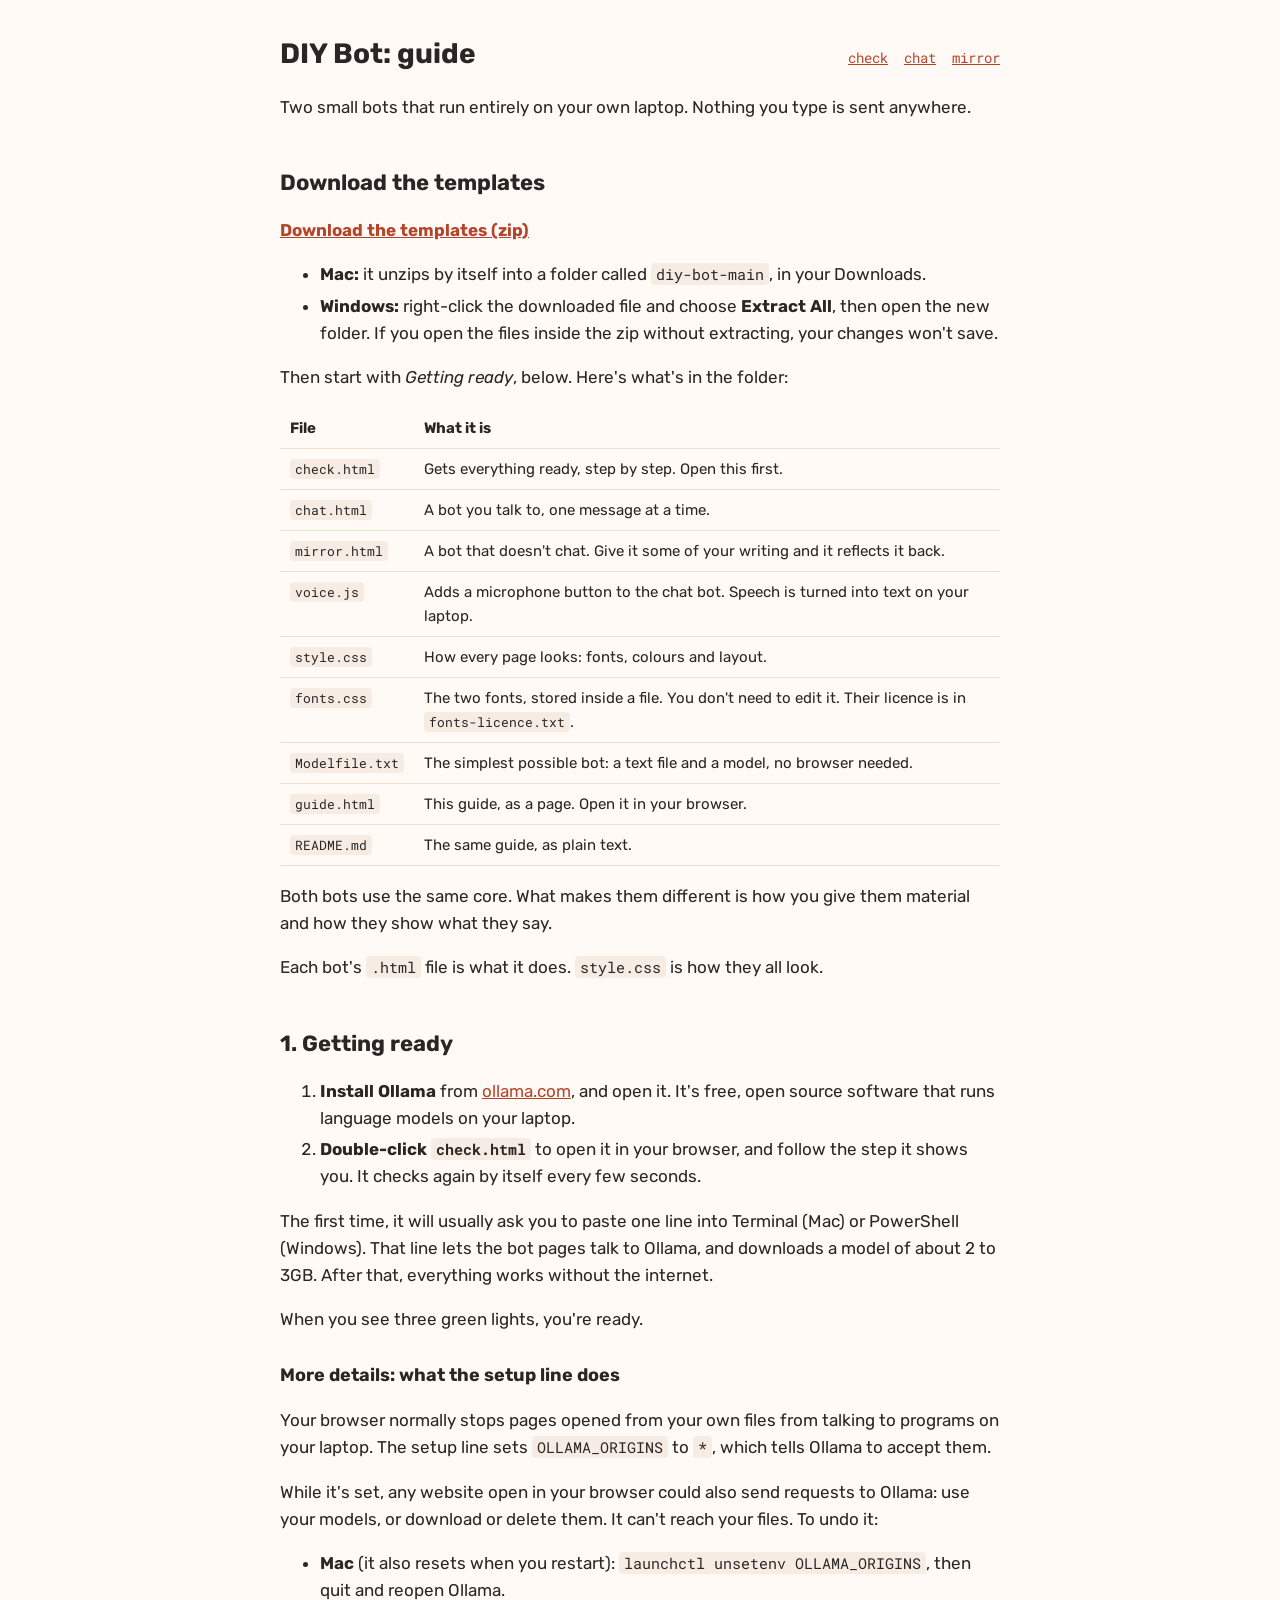
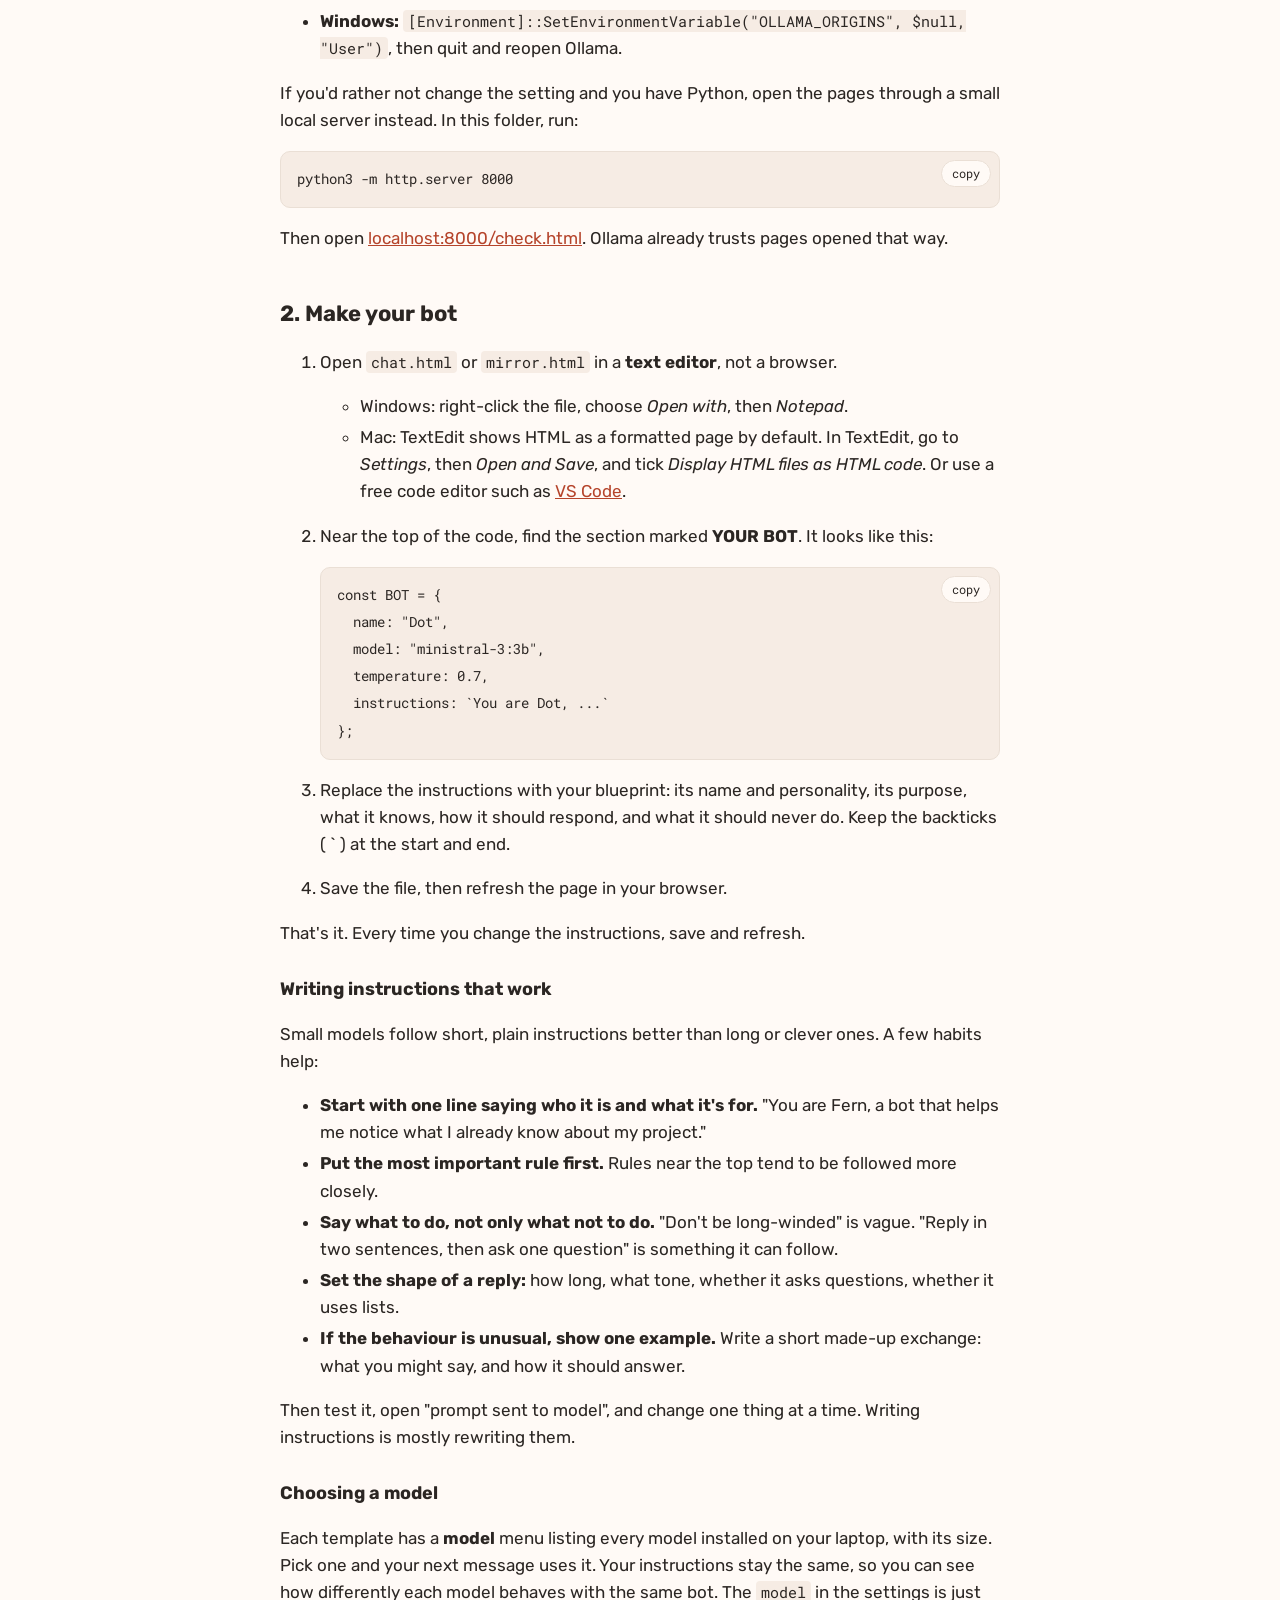
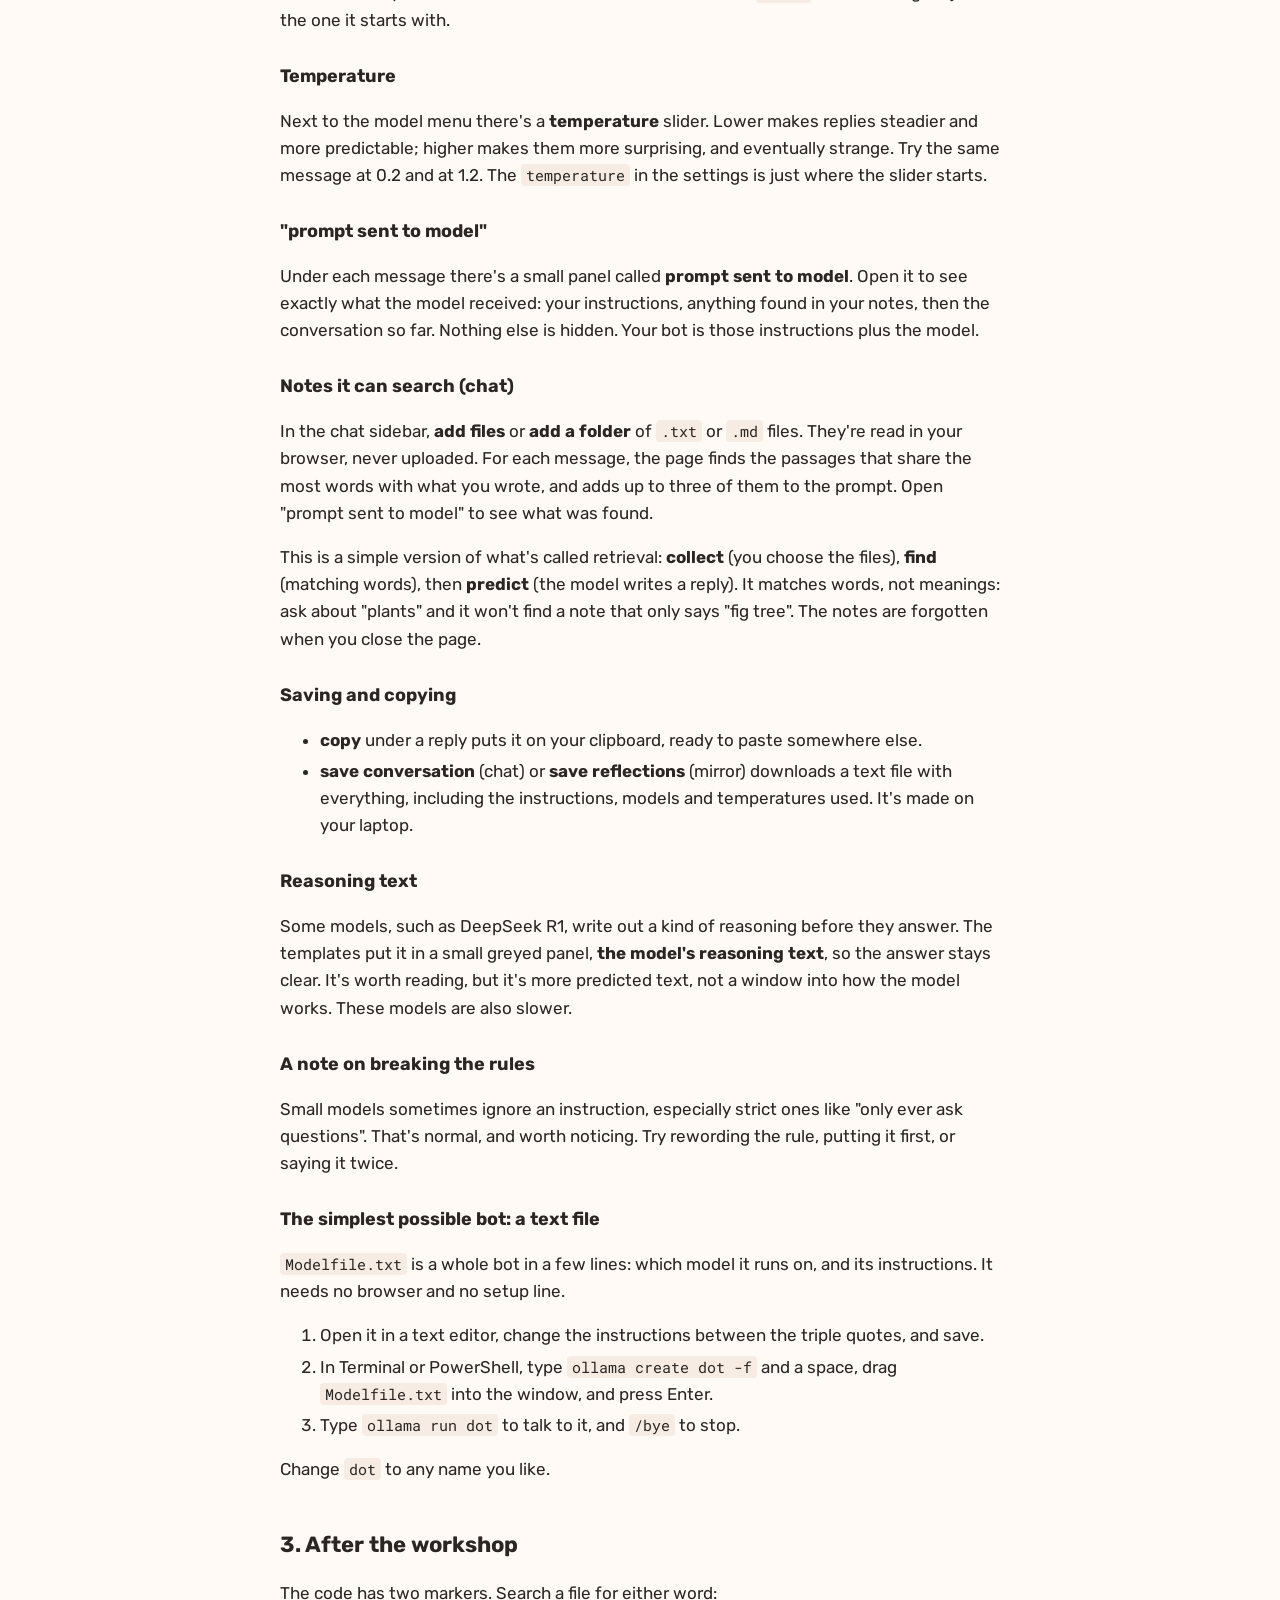
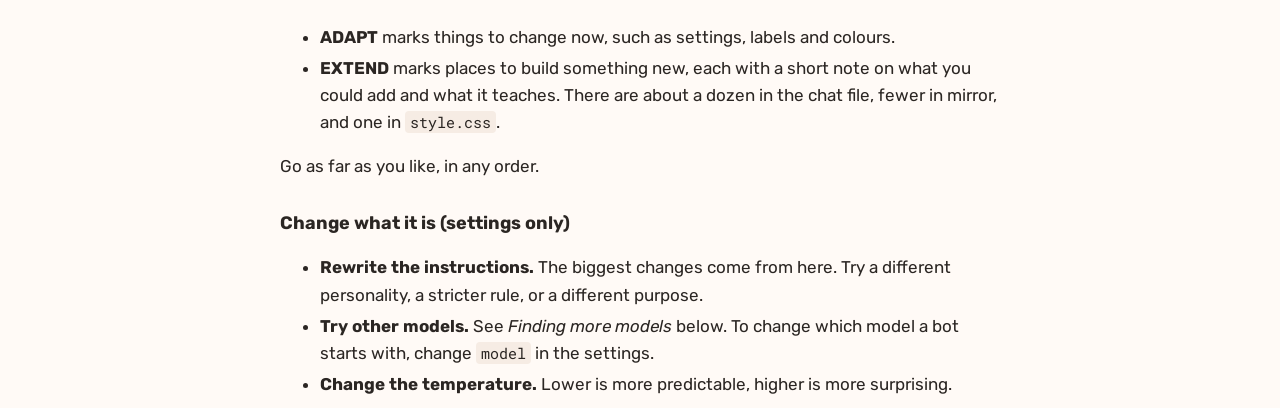
<file: index.html>
<!doctype html>
<html lang="en">
<head>
<meta charset="utf-8">
<title>DIY Bot</title>
<!-- For the website only: opens the guide. It isn't included in the download. -->
<meta http-equiv="refresh" content="0; url=guide.html">
<link rel="canonical" href="guide.html">
</head>
<body>
<p><a href="guide.html">Open the DIY Bot guide</a></p>
</body>
</html>
</file>
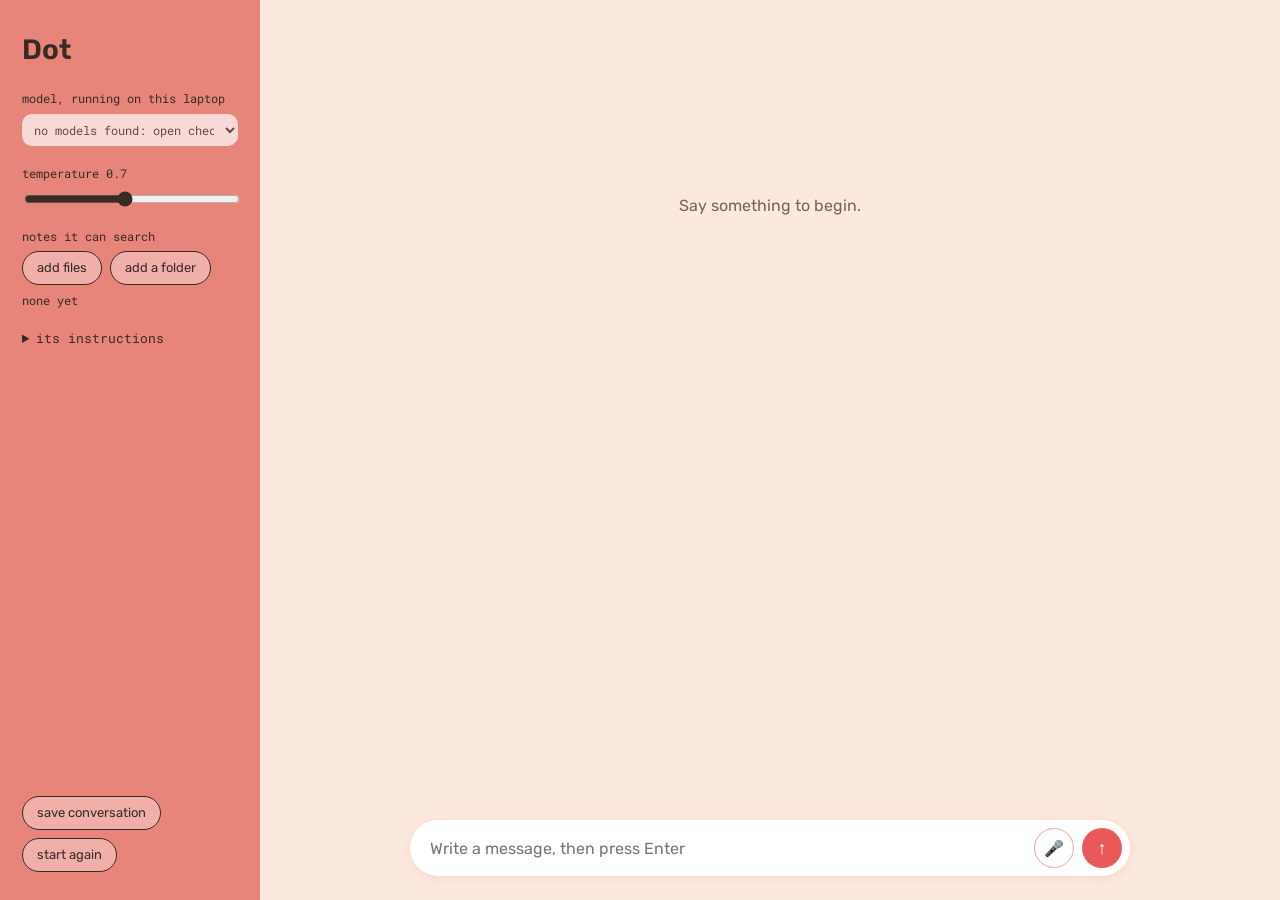
<file: chat.html>
<!doctype html>
<html lang="en">
<head>
<meta charset="utf-8">
<meta name="viewport" content="width=device-width, initial-scale=1">
<title>DIY Bot: chat</title>
<link rel="stylesheet" href="style/style.css">
</head>
<body class="chat">

<div class="typo" id="typo" role="alert" hidden></div>
<script>
// If the code below has a typo, show a message instead of a blank page.
window.addEventListener("error", (event) => {
  if (!/syntax|unexpected|unterminated|missing|invalid|is not defined/i.test(event.message || "")) return;
  const box = document.getElementById("typo");
  box.hidden = false;
  box.textContent =
    "The bot can't start because of a typo in this file. Most often it's a missing backtick ( ` ) " +
    "or a missing quote or comma in the YOUR BOT section. Undo your last change, or look near line " +
    event.lineno + ". Then save and refresh.";
});
</script>

<aside>
  <h1 id="bot-name">Bot</h1>

  <div class="setting">
    <label for="model-menu">model, running on this laptop</label>
    <select id="model-menu"><option>looking for models…</option></select>
  </div>

  <div class="setting">
    <label for="temperature">temperature <span id="temperature-value"></span></label>
    <input type="range" id="temperature" min="0" max="1.5" step="0.1">
  </div>

  <div class="setting">
    <span class="setting-label">notes it can search</span>
    <div class="buttons">
      <button type="button" id="add-files">add files</button>
      <button type="button" id="add-folder">add a folder</button>
    </div>
    <input type="file" id="notes-files" multiple accept=".txt,.md,text/plain,text/markdown" hidden>
    <input type="file" id="notes-folder" webkitdirectory hidden>
    <p class="notes-status" id="notes-status" aria-live="polite">none yet</p>
    <button type="button" id="notes-clear" class="link" hidden>forget notes</button>
  </div>

  <details>
    <summary>its instructions</summary>
    <div class="instructions" id="bot-instructions"></div>
  </details>

  <div class="buttons end">
    <button type="button" id="save">save conversation</button>
    <button type="button" id="restart">start again</button>
  </div>
</aside>

<main>
  <div id="conversation">
    <div class="column" id="column" role="log" aria-live="polite" aria-relevant="additions">
      <p class="empty" id="empty">Say something to begin.</p>
    </div>
  </div>
  <form id="form">
    <div class="pill">
      <textarea id="input" aria-label="Your message" placeholder="Write a message, then press Enter" autofocus></textarea>
      <button class="send" id="send" type="submit" aria-label="Send" title="Send">↑</button>
    </div>
  </form>
</main>

<script>
/* =====================================================================
   YOUR BOT: this is the only part you need to change.
   Paste your blueprint into "instructions", save the file,
   then refresh this page in your browser.
   ===================================================================== */

const BOT = {
  name: "Dot",                 // what your bot is called
  model: "ministral-3:mo3b",     // the model to start with. You can switch to any installed model from the menu on the page.
  temperature: 0.7,            // 0 = predictable, 1 = surprising
  instructions: `You are Dot, a patient companion for creative work.
Your purpose is to help me think when I am stuck.
You only ever reply with one short question.
You never give advice, answers or lists.`
};

/* ===================================================================== */


/* ---------------------------------------------------------------------
   SHARED CORE: the same in every template.
   It sends text to the model running on your own laptop
   and passes back the reply, a few words at a time.
   Nothing here leaves your computer.

   Two markers in this file:
   ADAPT  = change this during the workshop.
   EXTEND = a place to build something new, after the workshop.
   --------------------------------------------------------------------- */

// EXTEND: where the model runs.
// Point this at another computer on the same network, so a whole room can share one bot.
// That computer needs OLLAMA_HOST=0.0.0.0, and your words then travel over the network to it.
// Other local tools such as LM Studio use a different request format, so askModel would
// need small changes too. Teaches: where computation happens, and who hosts it.
const OLLAMA_URL = "http://localhost:11434";   // Ollama, on this laptop

// The model and temperature in use right now. They start as the
// settings above, and change when you use the menu and slider on the page.
let currentModel = BOT.model;
let currentTemperature = BOT.temperature;

// Asks Ollama which models are installed on this laptop, smallest first.
async function installedModels() {
  try {
    const res = await fetch(OLLAMA_URL + "/api/tags");
    const data = await res.json();
    return (data.models || [])
      // Leave out models made for search (embeddings), such as nomic-embed-text: they can't chat.
      .filter((m) => !/embed|minilm|rerank/i.test(m.name) && !/bert/i.test((m.details && m.details.family) || ""))
      .map((m) => ({ name: m.name, size: m.size || 0 }))
      .sort((a, b) => a.size - b.size);
  } catch (err) {
    return [];
  }
}

// Fills a menu with every installed model, so you can swap between them.
// EXTEND: know more about each model.
// Ollama's /api/show gives a model's family, parameter count and context length.
// Show them in the menu, or warn when a model is too big for this laptop.
// Teaches: what model size and choice really mean.
async function setUpModelMenu(menu) {
  const models = await installedModels();
  menu.innerHTML = "";
  if (!models.length) {
    menu.appendChild(new Option("no models found: open check.html", ""));
    menu.disabled = true;
    return;
  }
  const full = (n) => (n.includes(":") ? n : n + ":latest");
  const start = models.find((m) => full(m.name) === full(BOT.model)) || models[0];
  for (const m of models) {
    const label = m.name + (m.size ? "  (" + (m.size / 1e9).toFixed(1) + " GB)" : "");
    menu.appendChild(new Option(label, m.name, false, m.name === start.name));
  }
  currentModel = start.name;
  menu.addEventListener("change", () => { currentModel = menu.value; });
}

// Connects a slider to the temperature, and shows its value beside it.
function setUpTemperatureSlider(slider, valueLabel) {
  slider.value = BOT.temperature;
  const update = () => {
    currentTemperature = Number(slider.value);
    valueLabel.textContent = currentTemperature.toFixed(1);
  };
  slider.addEventListener("input", update);
  update();
}

// Some models write out reasoning text between <think> and </think>
// before their answer. This separates the two, so the answer stays clear.
// EXTEND: other kinds of output.
// The same idea can pull out other structured parts of a reply, such as JSON, a list
// or a single chosen word, so another tool can use them.
// Teaches: bots as parts of larger systems.
function splitThinking(raw) {
  const open = raw.indexOf("<think>");
  if (open === -1) return { thinking: "", answer: raw };
  const close = raw.indexOf("</think>", open);
  if (close === -1) return { thinking: raw.slice(open + 7), answer: raw.slice(0, open) };
  return {
    thinking: raw.slice(open + 7, close).trim(),
    answer: (raw.slice(0, open) + raw.slice(close + 8)).trim()
  };
}

// Sends messages to the model and calls onUpdate as the reply arrives,
// with { thinking, answer } so far. Returns the finished { thinking, answer }.
async function askModel(messages, onUpdate) {
  let response;
  try {
    response = await fetch(OLLAMA_URL + "/api/chat", {
      method: "POST",
      headers: { "Content-Type": "application/json" },
      // EXTEND: more settings than temperature.
      // Inside options: num_ctx (how much text it can take in), seed (the same reply every
      // time), stop (words that end the reply), top_p. Beside options: format: "json" for
      // structured replies another program can use. Teaches: what shapes a reply beyond the prompt.
      body: JSON.stringify({
        model: currentModel,
        messages: messages.map((m) => ({ role: m.role, content: m.content })),
        stream: true,
        options: { temperature: currentTemperature }
      })
    });
  } catch (err) {
    throw new Error("Couldn't reach Ollama. Is the Ollama app open? Open check.html to find out what's wrong.");
  }

  if (!response.ok) {
    const text = await response.text();
    if (response.status === 404) {
      throw new Error(`The model "${currentModel}" isn't installed. In a terminal, run:  ollama pull ${currentModel}`);
    }
    throw new Error("Ollama replied with an error: " + text);
  }

  // The reply arrives in small pieces, one line of data per piece.
  const reader = response.body.getReader();
  const decoder = new TextDecoder();
  let waiting = "";
  let raw = "";        // the reply text as it arrives
  let thinking = "";   // reasoning text, if Ollama sends it separately
  let parts = { thinking: "", answer: "" };

  while (true) {
    const { done, value } = await reader.read();
    if (done) break;
    waiting += decoder.decode(value, { stream: true });
    const lines = waiting.split("\n");
    waiting = lines.pop();
    for (const line of lines) {
      if (!line.trim()) continue;
      const piece = JSON.parse(line);
      if (piece.error) throw new Error(piece.error);
      // EXTEND: count the tokens.
      // The last piece (piece.done === true) includes prompt_eval_count (tokens read),
      // eval_count (tokens written) and eval_duration (nanoseconds). Show them, or how full
      // the context window is. Teaches: tokens and context windows, made visible.
      if (!piece.message) continue;
      if (piece.message.thinking) thinking += piece.message.thinking;
      if (piece.message.content) raw += piece.message.content;
      const split = splitThinking(raw);
      parts = { thinking: (thinking + split.thinking).trim(), answer: split.answer };
      onUpdate(parts);
    }
  }
  return parts;
}

// Saves text as a file in your Downloads folder. It's made here on the laptop.
// EXTEND: memory that lasts.
// Save as Markdown or JSON, save automatically, or add a button that loads a saved
// conversation back in, so the bot can carry on where it left off. For a step-by-step
// path to a bot that remembers you, see "Give it a memory" in the guide.
// Teaches: what memory and persistence are, and where they live.
function saveTextFile(filename, text) {
  const link = document.createElement("a");
  link.href = URL.createObjectURL(new Blob([text], { type: "text/plain" }));
  link.download = filename;
  document.body.appendChild(link);
  link.click();
  link.remove();
  setTimeout(() => URL.revokeObjectURL(link.href), 1000);
}

// Copies text, so you can paste it somewhere else.
async function copyText(text, button) {
  try {
    await navigator.clipboard.writeText(text);
  } catch (err) {
    const area = document.createElement("textarea");
    area.value = text;
    document.body.appendChild(area);
    area.select();
    document.execCommand("copy");
    area.remove();
  }
  const before = button.textContent;
  button.textContent = "copied";
  setTimeout(() => (button.textContent = before), 1500);
}

// A file name made from the bot's name and today's date.
function fileName(kind) {
  const day = new Date().toISOString().slice(0, 10);
  return BOT.name.toLowerCase().replace(/[^a-z0-9]+/g, "-") + "-" + kind + "-" + day + ".txt";
}

/* --------------------------------------------------------------------- */



/* ---------------------------------------------------------------------
   THIS TEMPLATE: a conversation.
   Each turn shows: your message, the prompt sent to the model,
   the bot's reply, and small labels saying how it was made.
   ADAPT: this is the part to change if you want a different way
   of talking to your bot.
   --------------------------------------------------------------------- */

const scroller = document.getElementById("conversation");
const column = document.getElementById("column");
const form = document.getElementById("form");
const input = document.getElementById("input");
const sendButton = document.getElementById("send");

document.getElementById("bot-name").textContent = BOT.name;
setUpModelMenu(document.getElementById("model-menu"));
setUpTemperatureSlider(document.getElementById("temperature"), document.getElementById("temperature-value"));
document.getElementById("bot-instructions").textContent = BOT.instructions;
document.title = BOT.name;

// The conversation so far. It starts with your instructions.
// EXTEND: how the bot remembers.
// Everything in history is sent with every message, and it forgets when the page closes.
// Try keeping only the last few turns, summarising older ones, or saving it between visits.
// Teaches: how chatbot "memory" really works.
let history = [{ role: "system", content: BOT.instructions }];

// A record of each turn, for "save conversation".
let record = [];

function make(tag, className, text) {
  const el = document.createElement(tag);
  if (className) el.className = className;
  if (text !== undefined) el.textContent = text;
  return el;
}


/* ---------------------------------------------------------------------
   NOTES IT CAN SEARCH: a simple version of retrieval.
   COLLECT: you choose text files. They're read here, never uploaded.
   FIND: for each message, the passages sharing the most words with it
   are added to the prompt. It matches words, not meanings: ask about
   "plants" and it won't find a note that only says "fig tree".
   ADAPT: change HOW_MANY, or how passages are split and scored.
   --------------------------------------------------------------------- */

const HOW_MANY = 3;   // passages added to each message
let notes = [];       // { source, text, words }

// Common words that don't help with finding things.
const IGNORE = new Set(("the and but for with this that these those you your yours our are was were been " +
  "have has had not can could would should will just about into over also very what which who when where " +
  "why how than then there here from they them their its it's i'm i've don't").split(" "));

// EXTEND: better word matching.
// Match word endings (garden, gardens, gardening) or add more words to IGNORE.
function wordsIn(text) {
  return (text.toLowerCase().match(/[\p{L}\p{N}']+/gu) || []).filter((w) => w.length > 2 && !IGNORE.has(w));
}

async function addNotes(files) {
  for (const file of files) {
    if (!/\.(txt|md)$/i.test(file.name)) continue;
    const text = await file.text();
    // EXTEND: how notes are prepared.
    // Try bigger or smaller passages, or keep each heading with the text under it.
    // Teaches: why retrieval depends on how material is prepared.
    // Split into passages at blank lines.
    for (const passage of text.split(/\n\s*\n/)) {
      const clean = passage.trim();
      if (clean.length < 20) continue;
      notes.push({ source: file.webkitRelativePath || file.name, text: clean.slice(0, 1200), words: new Set(wordsIn(clean)) });
    }
  }
  showNotesStatus();
}

function showNotesStatus() {
  const sources = new Set(notes.map((n) => n.source)).size;
  document.getElementById("notes-status").textContent =
    notes.length ? sources + (sources === 1 ? " file, " : " files, ") + notes.length + " passages" : "none yet";
  document.getElementById("notes-clear").hidden = !notes.length;
}

// EXTEND: find by meaning, not just words.
// First, give rare words more weight than common ones. Then try embeddings: Ollama's
// /api/embed with a model like nomic-embed-text turns each passage into numbers, so
// "plants" can find "fig tree". Teaches: the path from keyword search to retrieval.
function findInNotes(question) {
  const asked = new Set(wordsIn(question));
  return notes
    .map((n) => ({ ...n, score: [...asked].filter((w) => n.words.has(w)).length }))
    .filter((n) => n.score > 0)
    .sort((a, b) => b.score - a.score)
    .slice(0, HOW_MANY);
}

document.getElementById("add-files").addEventListener("click", () => document.getElementById("notes-files").click());
document.getElementById("add-folder").addEventListener("click", () => document.getElementById("notes-folder").click());
document.getElementById("notes-files").addEventListener("change", (e) => addNotes(e.target.files));
document.getElementById("notes-folder").addEventListener("change", (e) => addNotes(e.target.files));
document.getElementById("notes-clear").addEventListener("click", () => { notes = []; showNotesStatus(); });

/* --------------------------------------------------------------------- */


// The block showing exactly what the model received.
// EXTEND: show what's usually hidden.
// Add the token count for each part, and how full the context window is.
// Teaches: making the parts of a prompt legible.
function promptBlock(messages, searchedNotes) {
  const block = make("details", "prompt");
  block.open = true;
  const summary = make("summary", "", "prompt sent to model");
  summary.title = "Everything the model received this turn: your bot's instructions, anything found in your notes, then the conversation so far. Nothing else is hidden.";
  block.appendChild(summary);
  for (const m of messages) {
    const part = make("div", m.fromNotes ? "part notes" : "part");
    const who = m.fromNotes ? "found in your notes" : m.role === "system" ? "instructions" : m.role === "user" ? "you" : BOT.name;
    part.appendChild(make("span", "role", who));
    part.appendChild(document.createTextNode(m.content));
    block.appendChild(part);
  }
  if (searchedNotes && !messages.some((m) => m.fromNotes)) {
    const part = make("div", "part notes");
    part.appendChild(make("span", "role", "found in your notes"));
    part.appendChild(document.createTextNode("nothing matched the words in this message"));
    block.appendChild(part);
  }
  return block;
}

// Small labels under each reply, with a plain explanation on hover, and a copy button.
// EXTEND: the cost of a reply.
// Add tokens per second (eval_count over eval_duration), or a rough energy estimate.
// Any energy figure is an estimate, so say so on the page.
// Teaches: that every reply has a material cost.
function chips(seconds, model, temperature, answer) {
  const row = make("div", "chips");
  const list = [
    [model, "The model that wrote this reply. It's a file on this laptop. Switch models from the menu in the sidebar."],
    ["on this laptop", "The reply was made here. Nothing was sent over the internet."],
    ["temperature " + temperature.toFixed(1), "How predictable the model is. Lower is steadier, higher is more surprising."],
    [seconds + "s", "How long this reply took on this laptop."]
  ];
  for (const [label, explanation] of list) {
    const chip = make("span", "chip", label);
    chip.title = explanation;
    row.appendChild(chip);
  }
  const copy = make("button", "chip copy", "copy");
  copy.type = "button";
  copy.title = "Copy this reply";
  copy.addEventListener("click", () => copyText(answer, copy));
  row.appendChild(copy);
  return row;
}

function scrollDown() { scroller.scrollTop = scroller.scrollHeight; }

// EXTEND: other ways in.
// Preset buttons instead of typing; images for models that can see (a message can
// carry an images list, and askModel would need to pass it on); or voice. For voice,
// the browser's built-in speech recognition usually sends audio away; a local model
// such as Whisper keeps it on the laptop. Teaches: the interface is a design choice.
form.addEventListener("submit", async (event) => {
  event.preventDefault();
  const text = input.value.trim();
  if (!text) return;

  input.value = "";
  sendButton.disabled = true;
  document.getElementById("empty")?.remove();

  // Earlier prompt blocks shrink to a dashed pill.
  column.querySelectorAll("details.prompt").forEach((d) => (d.open = false));

  history.push({ role: "user", content: text });

  // What gets sent: the conversation so far, plus anything found in your notes,
  // placed just before your latest message.
  const found = findInNotes(text);
  const toSend = history.slice();
  if (found.length) {
    toSend.splice(toSend.length - 1, 0, {
      role: "system",
      fromNotes: true,
      content: "Passages from my notes that may be relevant. Use them if they help, and say which note you used.\n\n" +
        found.map((n, i) => "[" + (i + 1) + "] from " + n.source + ":\n" + n.text).join("\n\n")
    });
  }

  const turn = make("div", "turn");
  turn.appendChild(make("div", "you", text));
  turn.appendChild(promptBlock(toSend, notes.length > 0));
  const reply = make("div", "bot", "…");
  reply.setAttribute("aria-busy", "true");
  turn.appendChild(reply);
  column.appendChild(turn);
  scrollDown();

  const modelUsed = currentModel;
  const temperatureUsed = currentTemperature;
  const started = performance.now();
  let reasoning = null;

  try {
    const result = await askModel(toSend, ({ thinking, answer }) => {
      // Reasoning text, if the model writes any, goes in its own small panel.
      if (thinking && !reasoning) {
        reasoning = make("details", "thinking");
        reasoning.appendChild(make("summary", "", "the model's reasoning text"));
        reasoning.appendChild(make("div", "thinking-text"));
        turn.insertBefore(reasoning, reply);
      }
      if (reasoning) reasoning.querySelector(".thinking-text").textContent = thinking;
      // EXTEND: other ways out.
      // Show replies as cards, margin notes or one line at a time, or read them aloud.
      // Some browser voices are processed on a server, so check before relying on it.
      reply.textContent = answer || "…";
      scrollDown();
    });
    history.push({ role: "assistant", content: result.answer });
    record.push({ you: text, answer: result.answer, thinking: result.thinking, model: modelUsed,
                  temperature: temperatureUsed, notes: found.map((n) => n.source) });
    turn.appendChild(chips(((performance.now() - started) / 1000).toFixed(1), modelUsed, temperatureUsed, result.answer));
  } catch (err) {
    reply.className = "bot error";
    reply.textContent = err.message;
    history.pop(); // forget the message that didn't get a reply
  }

  reply.setAttribute("aria-busy", "false");
  scrollDown();
  sendButton.disabled = false;
  input.focus();
});

// Enter sends. Shift + Enter makes a new line.
input.addEventListener("keydown", (event) => {
  if (event.key === "Enter" && !event.shiftKey) {
    event.preventDefault();
    form.requestSubmit();
  }
});

// EXTEND: more than one bot.
// Give a second BOT its own instructions and let the two reply to each other in turn.
// Worth doing critically: what happens when no person is in the loop?
//
// EXTEND, beyond this page: some things need a small script outside the browser,
// such as running at a set time, watching a folder, keeping notes between visits,
// or posting somewhere. The page is the start; the script is the next step.
// Saves the whole conversation as a text file.
document.getElementById("save").addEventListener("click", () => {
  let text = BOT.name + "\nsaved " + new Date().toLocaleString() + "\n\ninstructions:\n" + BOT.instructions + "\n";
  for (const t of record) {
    text += "\n----\n\nyou: " + t.you + "\n";
    if (t.notes.length) text += "(found in notes: " + t.notes.join(", ") + ")\n";
    if (t.thinking) text += "\n(reasoning text)\n" + t.thinking + "\n";
    text += "\n" + BOT.name + " (" + t.model + ", temperature " + t.temperature.toFixed(1) + "): " + t.answer + "\n";
  }
  saveTextFile(fileName("conversation"), text);
});

document.getElementById("restart").addEventListener("click", () => {
  history = [{ role: "system", content: BOT.instructions }];
  record = [];
  column.innerHTML = '<p class="empty" id="empty">Say something to begin.</p>';
  input.focus();
});
</script>
<!-- VOICE: the microphone button. Delete this line to remove it. -->
<script src="voice.js"></script>
</body>
</html>
</file>
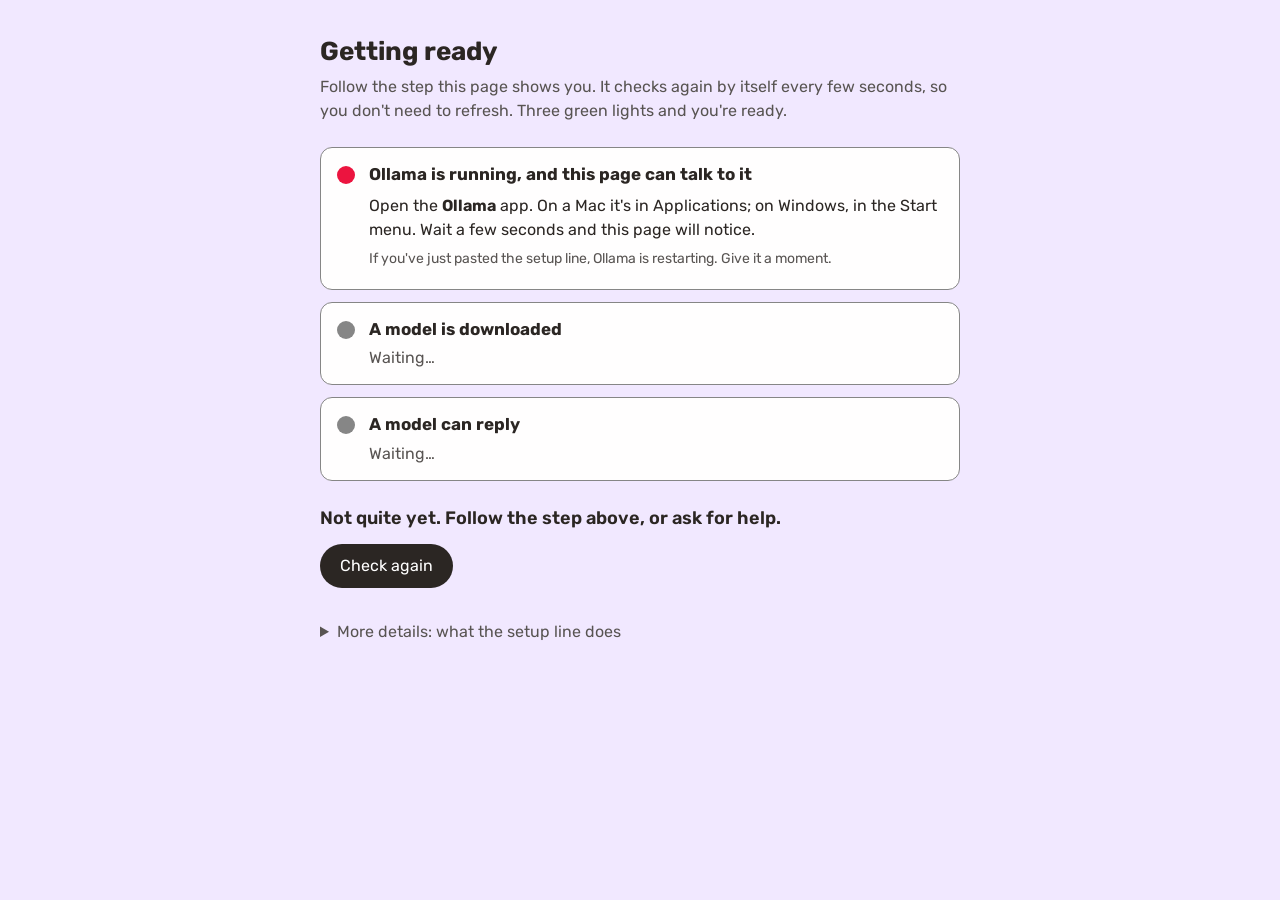
<file: check.html>
<!doctype html>
<html lang="en">
<head>
<meta charset="utf-8">
<meta name="viewport" content="width=device-width, initial-scale=1">
<title>DIY Bot: getting ready</title>
<link rel="stylesheet" href="style/style.css">
<style>
  :root {
    --paper: #f1e8ff; --card: #fffefe; --ink: #2b2623; --muted: #585452;
    --line: #868686; --good: #2ca761; --bad: #ec143f; --wait: #e5d32b; --code: #fcf0ff;
  }
  * { box-sizing: border-box; }
  body { margin: 0; background: var(--paper); color: var(--ink); font-family: var(--font); line-height: 1.5; font-size: 16px; }
  .page { max-width: 680px; margin: 0 auto; padding: 32px 20px 60px; }
  h1 { margin: 0 0 4px; font-size: 26px; }
  .intro { color: var(--muted); margin: 0 0 24px; }

  .check {
    display: flex; gap: 14px; align-items: flex-start;
    background: var(--card); border: 1px solid var(--line);
    border-radius: 12px; padding: 14px 16px; margin-bottom: 12px;
  }
  .light { flex: none; width: 18px; height: 18px; border-radius: 50%; margin-top: 4px; background: var(--line); }
  .check.wait .light { background: var(--wait); animation: pulse 1s infinite alternate; }
  .check.good .light { background: var(--good); }
  .check.bad .light { background: var(--bad); }
  @keyframes pulse { to { opacity: 0.35; } }
  .check > div { flex: 1; min-width: 0; }
  .check h2 { margin: 0; font-size: 17px; }
  .detail { margin-top: 4px; color: var(--muted); }
  .check.bad .detail { color: var(--ink); }
  .detail p { margin: 6px 0; }
  .detail ol { margin: 8px 0; padding-left: 22px; }
  .detail li { margin: 8px 0; }

  code { font-family: var(--mono); background: var(--code); padding: 2px 6px; border-radius: 4px; font-size: 14px; }
  .command {
    display: flex; gap: 8px; align-items: flex-start; margin: 8px 0;
    background: var(--code); border-radius: 10px; padding: 10px 10px 10px 12px;
  }
  .command code { flex: 1; background: none; padding: 0; white-space: pre-wrap; word-break: break-all; font-size: 13.5px; }
  .tabs { display: flex; gap: 6px; margin: 10px 0 4px; }

  button {
    font: inherit; border: 0; border-radius: 999px; padding: 10px 20px;
    background: var(--ink); color: white; cursor: pointer;
  }
  .command button, .tabs button { padding: 5px 12px; font-size: 13px; }
  .tabs button { background: transparent; color: var(--ink); border: 1px solid var(--ink); }
  .tabs button[aria-pressed="true"] { background: var(--ink); color: white; }

  .summary { margin: 24px 0 12px; font-size: 18px; font-weight: 600; }
  .next a { color: var(--ink); }
  .note { color: var(--muted); font-size: 14px; }
  details.more { margin-top: 32px; color: var(--muted); }
  details.more summary { cursor: pointer; }
  details.more p { margin: 8px 0; }
</style>
</head>
<body>
<div class="page">
  <h1>Getting ready</h1>
  <p class="intro">Follow the step this page shows you. It checks again by itself every few seconds, so you don't need to refresh. Three green lights and you're ready.</p>

  <div aria-live="polite">
    <div class="check" id="c1"><span class="light"></span><div><h2>Ollama is running, and this page can talk to it</h2><div class="detail">Checking…</div></div></div>
    <div class="check" id="c2"><span class="light"></span><div><h2>A model is downloaded</h2><div class="detail">Waiting…</div></div></div>
    <div class="check" id="c3"><span class="light"></span><div><h2>A model can reply</h2><div class="detail">Waiting…</div></div></div>
  </div>

  <p class="summary" id="summary"></p>
  <p class="next" id="next" hidden>Next, open <a href="chat.html">chat.html</a> or <a href="mirror.html">mirror.html</a>.</p>
  <button id="again" type="button">Check again</button>

  <details class="more">
    <summary>More details: what the setup line does</summary>
    <p>Your browser normally stops pages opened from your own files from talking to programs on your laptop. The setup line tells Ollama to accept them. It's the setting that decides which pages can talk to your bot.</p>
    <p>While it's set, any website open in your browser could also send requests to Ollama: use your models, or download or delete them. It can't reach your files. That's fine for today. To undo it afterwards:</p>
    <p><b>Mac</b> (it also resets when you restart your laptop): <code>launchctl unsetenv OLLAMA_ORIGINS</code>, then quit and reopen Ollama.</p>
    <p><b>Windows:</b> <code>[Environment]::SetEnvironmentVariable("OLLAMA_ORIGINS", $null, "User")</code>, then quit and reopen Ollama.</p>
    <p>If you'd rather not change the setting, and you have Python, open the pages through a small local server instead: in this folder run <code>python3 -m http.server 8000</code>, then open <code>localhost:8000/check.html</code>. Ollama already trusts pages opened that way.</p>
  </details>
</div>

<script>
// The model to suggest. Any model from ollama.com/library works.
const SUGGESTED = "ministral-3:3b";
const OLLAMA_URL = "http://localhost:11434";

// Which computer this is, so the steps match it. You can switch with the buttons.
let system = /Win/i.test(navigator.userAgent) ? "windows" : "mac";

const OPEN_TERMINAL = {
  mac: "Open <b>Terminal</b>: press <b>Cmd + Space</b>, type <i>Terminal</i>, then press Enter.",
  windows: "Open <b>PowerShell</b>: press the <b>Windows key</b>, type <i>PowerShell</i>, then press Enter."
};
const PASTE = {
  mac: "Paste with <b>Cmd + V</b>, then press Enter.",
  windows: "Paste with <b>Ctrl + V</b> (or right-click), then press Enter."
};

function command(text) {
  return '<div class="command"><code>' + text.replace(/&/g, "&amp;").replace(/</g, "&lt;") +
         '</code><button type="button" class="copy">copy</button></div>';
}

function tabs() {
  return '<div class="tabs" role="group" aria-label="Your computer">' +
    '<button type="button" data-system="mac" aria-pressed="' + (system === "mac") + '">Mac</button>' +
    '<button type="button" data-system="windows" aria-pressed="' + (system === "windows") + '">Windows</button></div>';
}

// The setup step, for when Ollama is running but this page isn't allowed to talk to it.
function setupSteps() {
  if (system === "mac") {
    return tabs() +
      "<p>One line sets everything up and downloads a model.</p><ol>" +
      "<li>" + OPEN_TERMINAL.mac + "</li>" +
      "<li>Copy this line. " + PASTE.mac +
        command('launchctl setenv OLLAMA_ORIGINS "*"; pkill -x Ollama; pkill -x ollama; sleep 3; open -a Ollama; sleep 5; ollama pull ' + SUGGESTED) + "</li>" +
      "<li>Ollama closes and opens again, then the download starts. This page goes green when it's done.</li></ol>";
  }
  return tabs() + "<ol>" +
    "<li>" + OPEN_TERMINAL.windows + "</li>" +
    "<li>Copy this line. " + PASTE.windows +
      command('[Environment]::SetEnvironmentVariable("OLLAMA_ORIGINS", "*", "User")') + "</li>" +
    "<li>Quit Ollama: right-click the llama icon near the clock (click <b>^</b> if you can't see it) and choose <b>Quit Ollama</b>. Then open Ollama again from the Start menu.</li>" +
    "<li>Back in PowerShell, copy this line, paste it and press Enter. It downloads a model." +
      command("ollama pull " + SUGGESTED) + "</li></ol>";
}

// The download step, for when everything is connected but no model is downloaded yet.
function downloadSteps() {
  return tabs() + "<ol>" +
    "<li>" + OPEN_TERMINAL[system] + "</li>" +
    "<li>Copy this line. " + PASTE[system] + command("ollama pull " + SUGGESTED) + "</li>" +
    '<li>Wait for the download to finish. It can take a few minutes.</li></ol>';
}

let lastShown = {};
function set(id, state, html) {
  const key = state + "|" + html;
  if (lastShown[id] === key) return;   // nothing changed, so leave the page alone
  lastShown[id] = key;
  const el = document.getElementById(id);
  el.className = "check " + state;
  el.querySelector(".detail").innerHTML = html;
}

// Can this page reach Ollama? Three possible answers.
async function reachOllama() {
  try {
    const res = await fetch(OLLAMA_URL + "/api/version");
    if (res.ok) return { state: "ok", version: (await res.json()).version };
  } catch (err) { /* blocked, or not running: find out which below */ }
  try {
    // This kind of request can't read the reply, but it does show whether Ollama answered.
    await fetch(OLLAMA_URL + "/api/version", { mode: "no-cors" });
    return { state: "blocked" };
  } catch (err) {
    return { state: "down" };
  }
}

let running = false, done = false, tested = null;

// Models made for search (embeddings), such as nomic-embed-text, can't chat.
function canChat(m) {
  const family = (m.details && m.details.family) || "";
  return !/embed|minilm|rerank/i.test(m.name) && !/bert/i.test(family);
}

async function runChecks() {
  if (running) return;
  running = true;
  try {
    // 1. Is Ollama running, and can this page reach it?
    const reach = await reachOllama();
    if (reach.state === "down") {
      set("c1", "bad", "<p>Open the <b>Ollama</b> app. On a Mac it's in Applications; on Windows, in the Start menu. Wait a few seconds and this page will notice.</p>" +
        '<p class="note">If you\'ve just pasted the setup line, Ollama is restarting. Give it a moment.</p>');
      set("c2", "", "Waiting…"); set("c3", "", "Waiting…");
      return finish(false);
    }
    if (reach.state === "blocked") {
      set("c1", "bad", "<p>Ollama is running, but your browser won't let this page talk to it yet. This is a one-off setup step.</p>" + setupSteps());
      set("c2", "", "Waiting…"); set("c3", "", "Waiting…");
      return finish(false);
    }
    set("c1", "good", "Yes, Ollama version " + reach.version + ".");

    // 2. Are any models downloaded?
    const data = await (await fetch(OLLAMA_URL + "/api/tags")).json();
    const models = (data.models || []).filter(canChat).sort((a, b) => (a.size || 0) - (b.size || 0));
    if (!models.length) {
      set("c2", "bad", "<p>No chat models yet. Download one:</p>" + downloadSteps());
      set("c3", "", "Waiting…");
      return finish(false);
    }
    const list = models.map((m) => "<code>" + m.name + "</code>" + (m.size ? " " + (m.size / 1e9).toFixed(1) + " GB" : "")).join(", ");
    set("c2", "good", "Yes. You can choose any of these in the bots: " + list);

    // 3. Can it reply? Tried once, with the smallest model.
    const smallest = models[0].name;
    if (tested !== smallest) {
      tested = smallest;
      set("c3", "wait", "Asking <code>" + smallest + "</code> to say hello. The first reply can take a while as the model loads…");
      const started = performance.now();
      try {
        const res = await fetch(OLLAMA_URL + "/api/chat", {
          method: "POST",
          headers: { "Content-Type": "application/json" },
          body: JSON.stringify({ model: smallest, stream: false,
            messages: [{ role: "user", content: "Say hello in five words or fewer." }] })
        });
        const reply = await res.json();
        if (reply.error) throw new Error(reply.error);
        const seconds = ((performance.now() - started) / 1000).toFixed(1);
        const said = (reply.message.content || "").replace(/<think>[\s\S]*?<\/think>/, "").trim().replace(/</g, "&lt;");
        set("c3", "good", "<code>" + smallest + "</code> said: “" + said + "” (" + seconds + " seconds)" +
          (seconds > 30 ? '<p class="note">That was slow. It\'s fine to keep going, or pair up with someone whose laptop is quicker.</p>' : ""));
        return finish(true);
      } catch (err) {
        // Not retried automatically. Press Check again to try once more.
        set("c3", "bad", "<p>The model didn't reply: " + err.message.replace(/</g, "&lt;") + "</p><p>If it mentions memory, close other apps, or pair up with someone. Then press Check again.</p>");
        return finish(false);
      }
    }
  } catch (err) {
    set("c1", "bad", "Something unexpected happened: " + String(err.message).replace(/</g, "&lt;") + ". Press Check again.");
    return finish(false);
  } finally {
    running = false;
  }
}

function finish(ok) {
  done = ok;
  document.getElementById("summary").textContent = ok ? "You're ready." : "Not quite yet. Follow the step above, or ask for help.";
  document.getElementById("next").hidden = !ok;
}

// Copy buttons and the Mac / Windows switch.
document.addEventListener("click", async (event) => {
  const button = event.target.closest("button");
  if (!button) return;
  if (button.classList.contains("copy")) {
    const text = button.previousElementSibling.textContent;
    try { await navigator.clipboard.writeText(text); }
    catch (err) {
      const area = document.createElement("textarea");
      area.value = text; document.body.appendChild(area); area.select();
      document.execCommand("copy"); area.remove();
    }
    button.textContent = "copied";
    setTimeout(() => (button.textContent = "copy"), 1500);
  }
  if (button.dataset.system) {
    system = button.dataset.system;
    lastShown = {};
    runChecks();
  }
});

document.getElementById("again").addEventListener("click", () => { tested = null; lastShown = {}; done = false; runChecks(); });

// Check now, then every few seconds until everything is green.
runChecks();
setInterval(() => { if (!done) runChecks(); }, 4000);
</script>
</body>
</html>
</file>
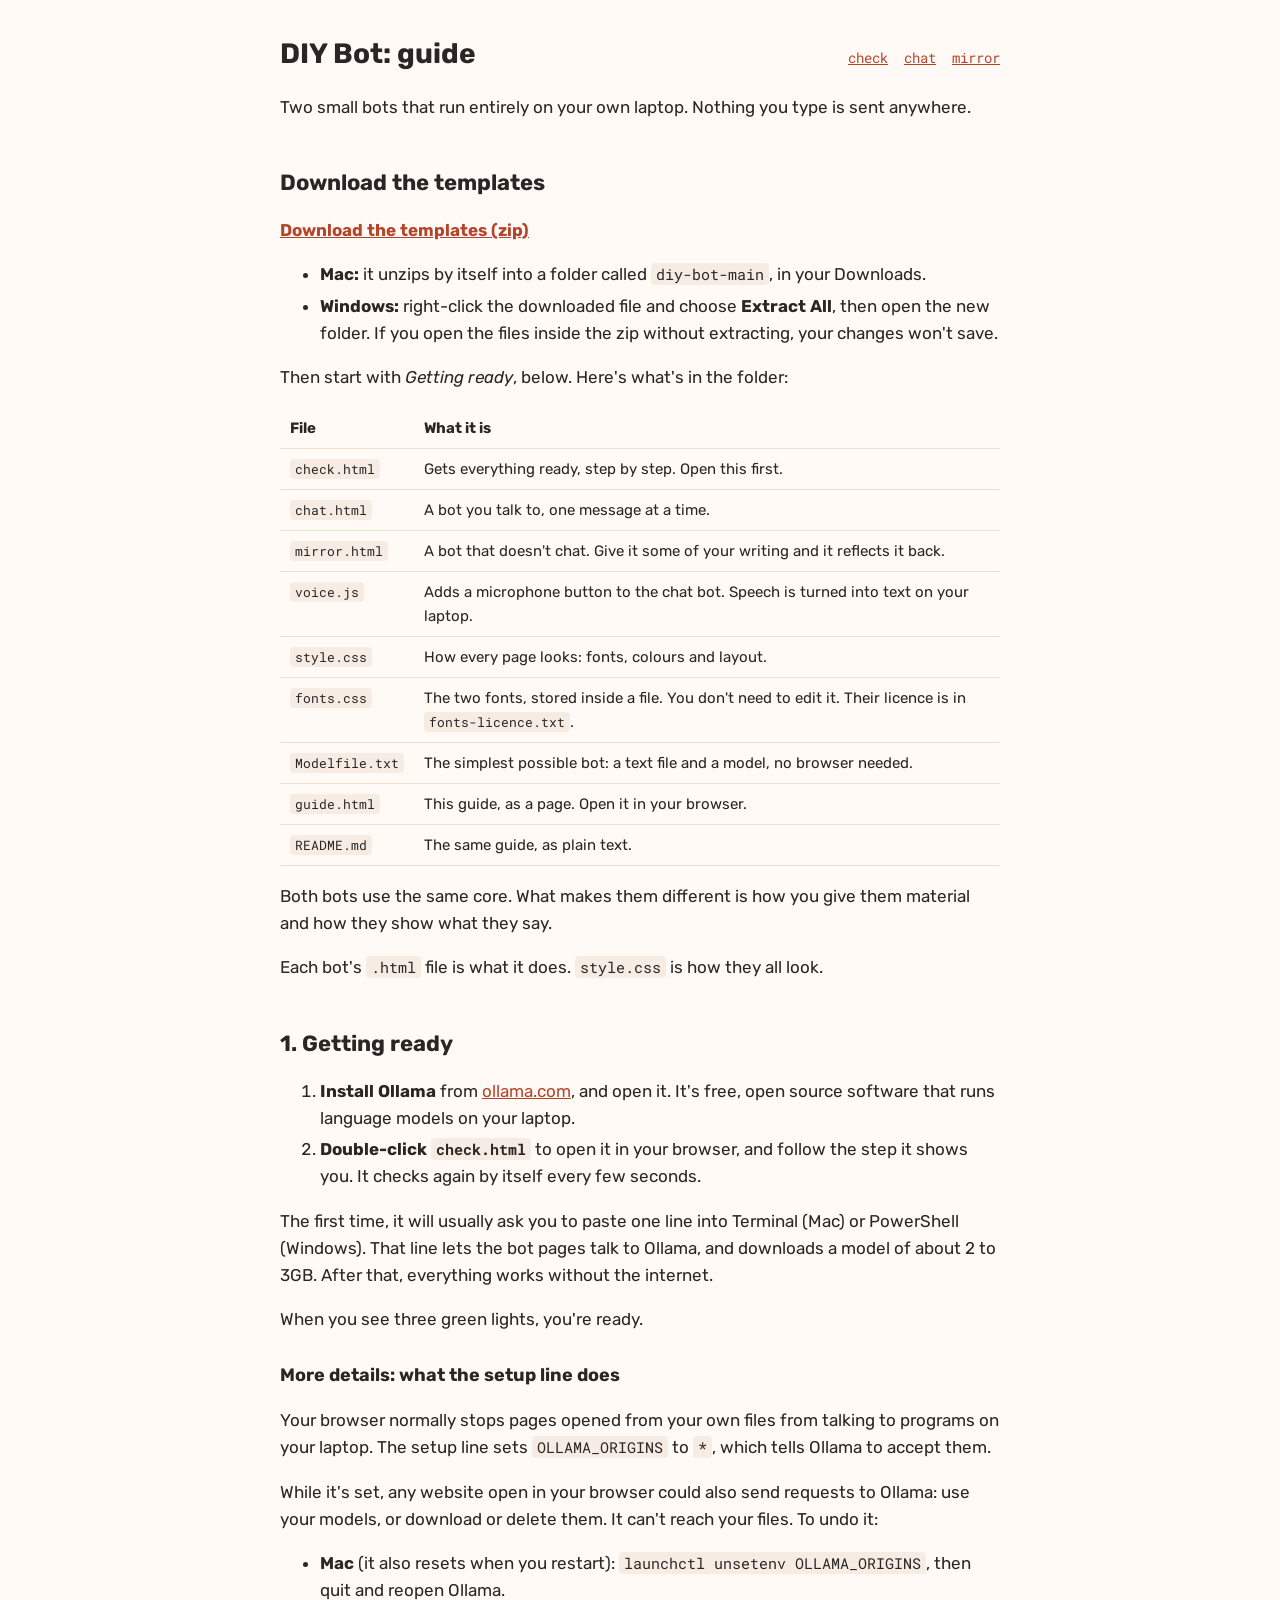
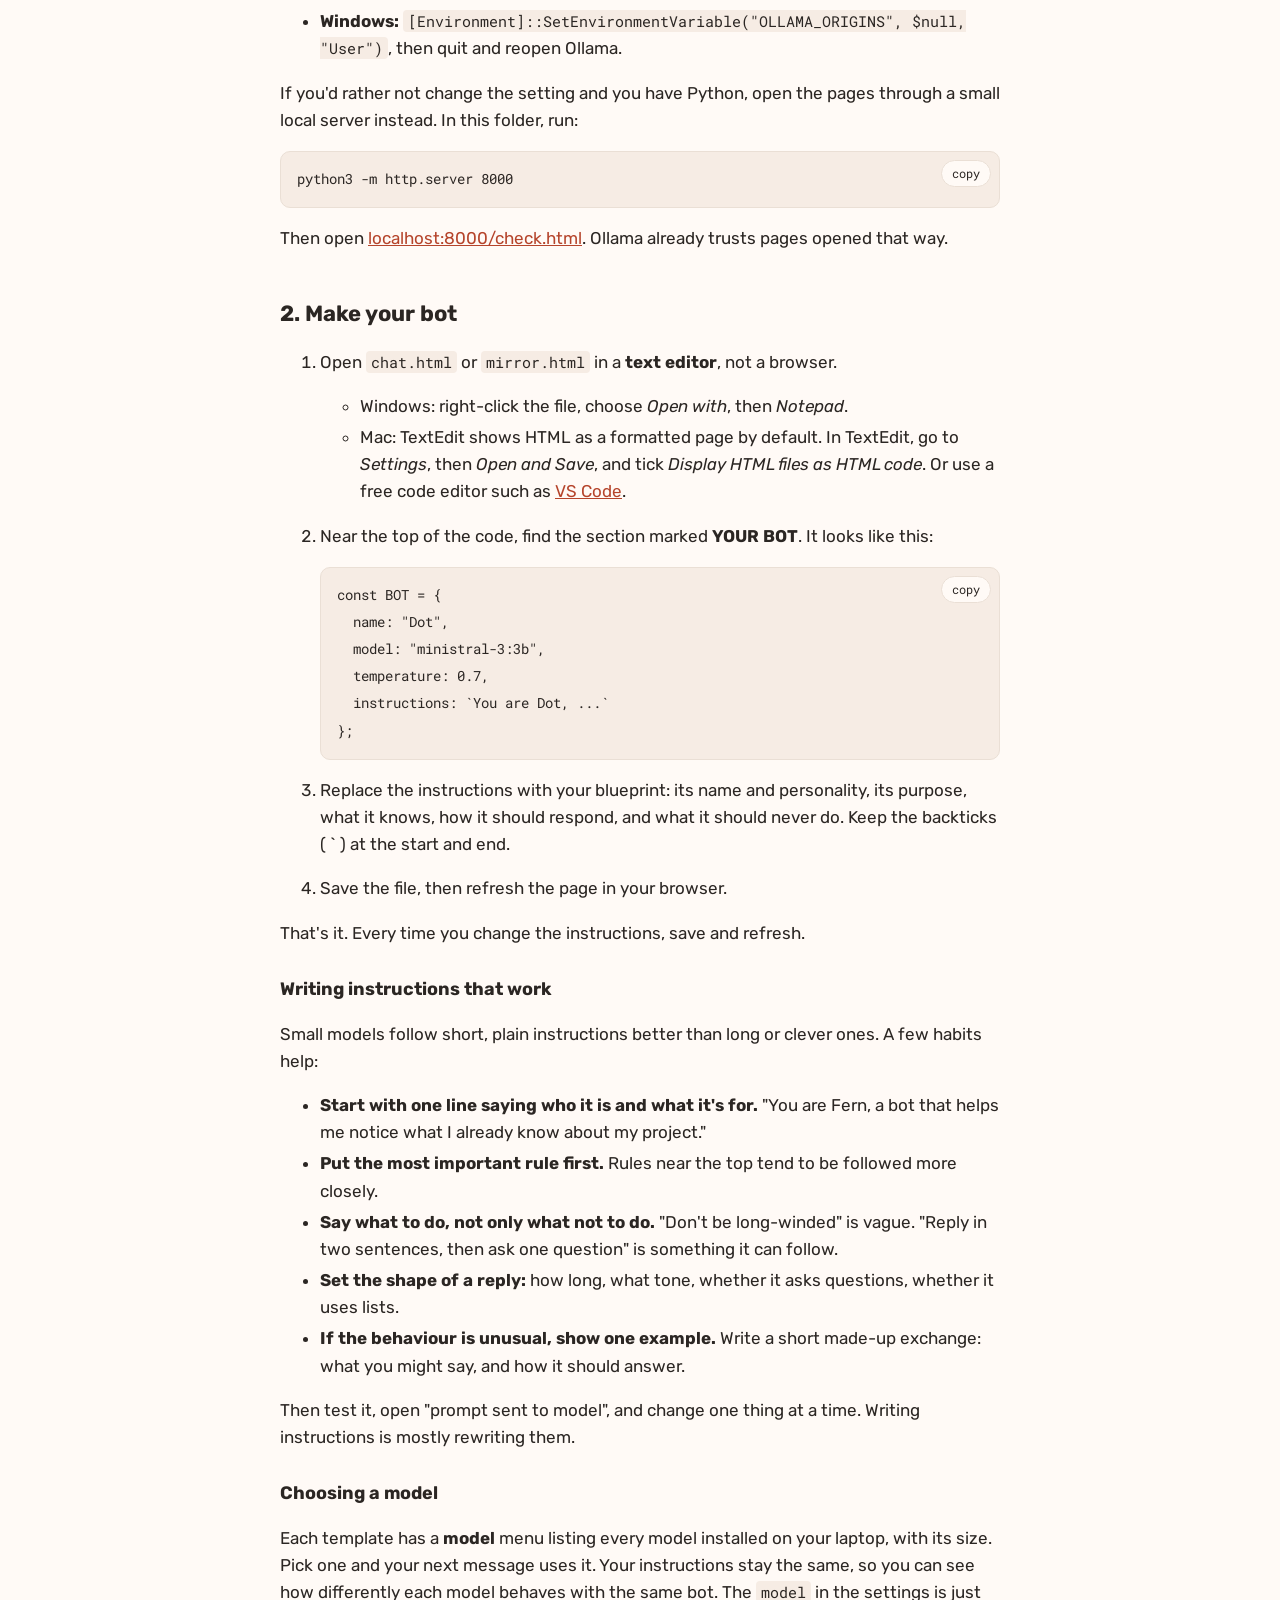
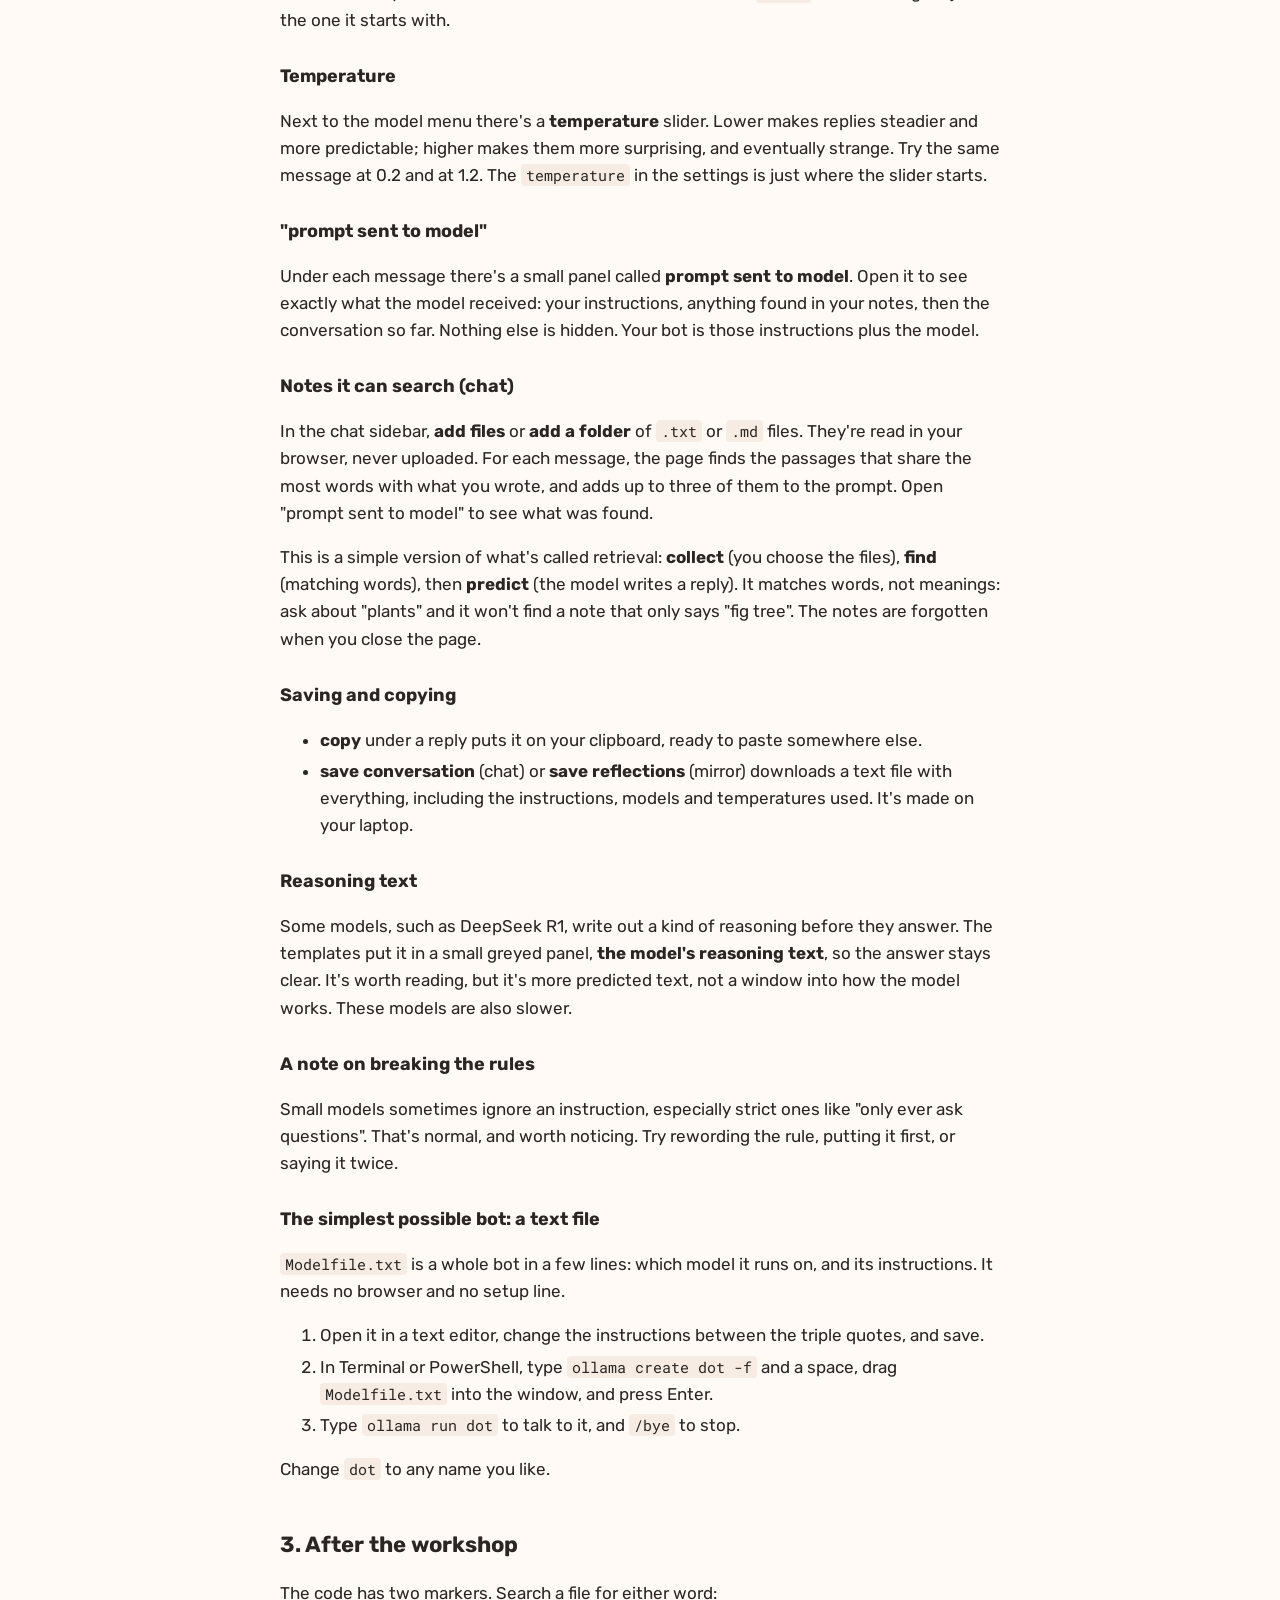
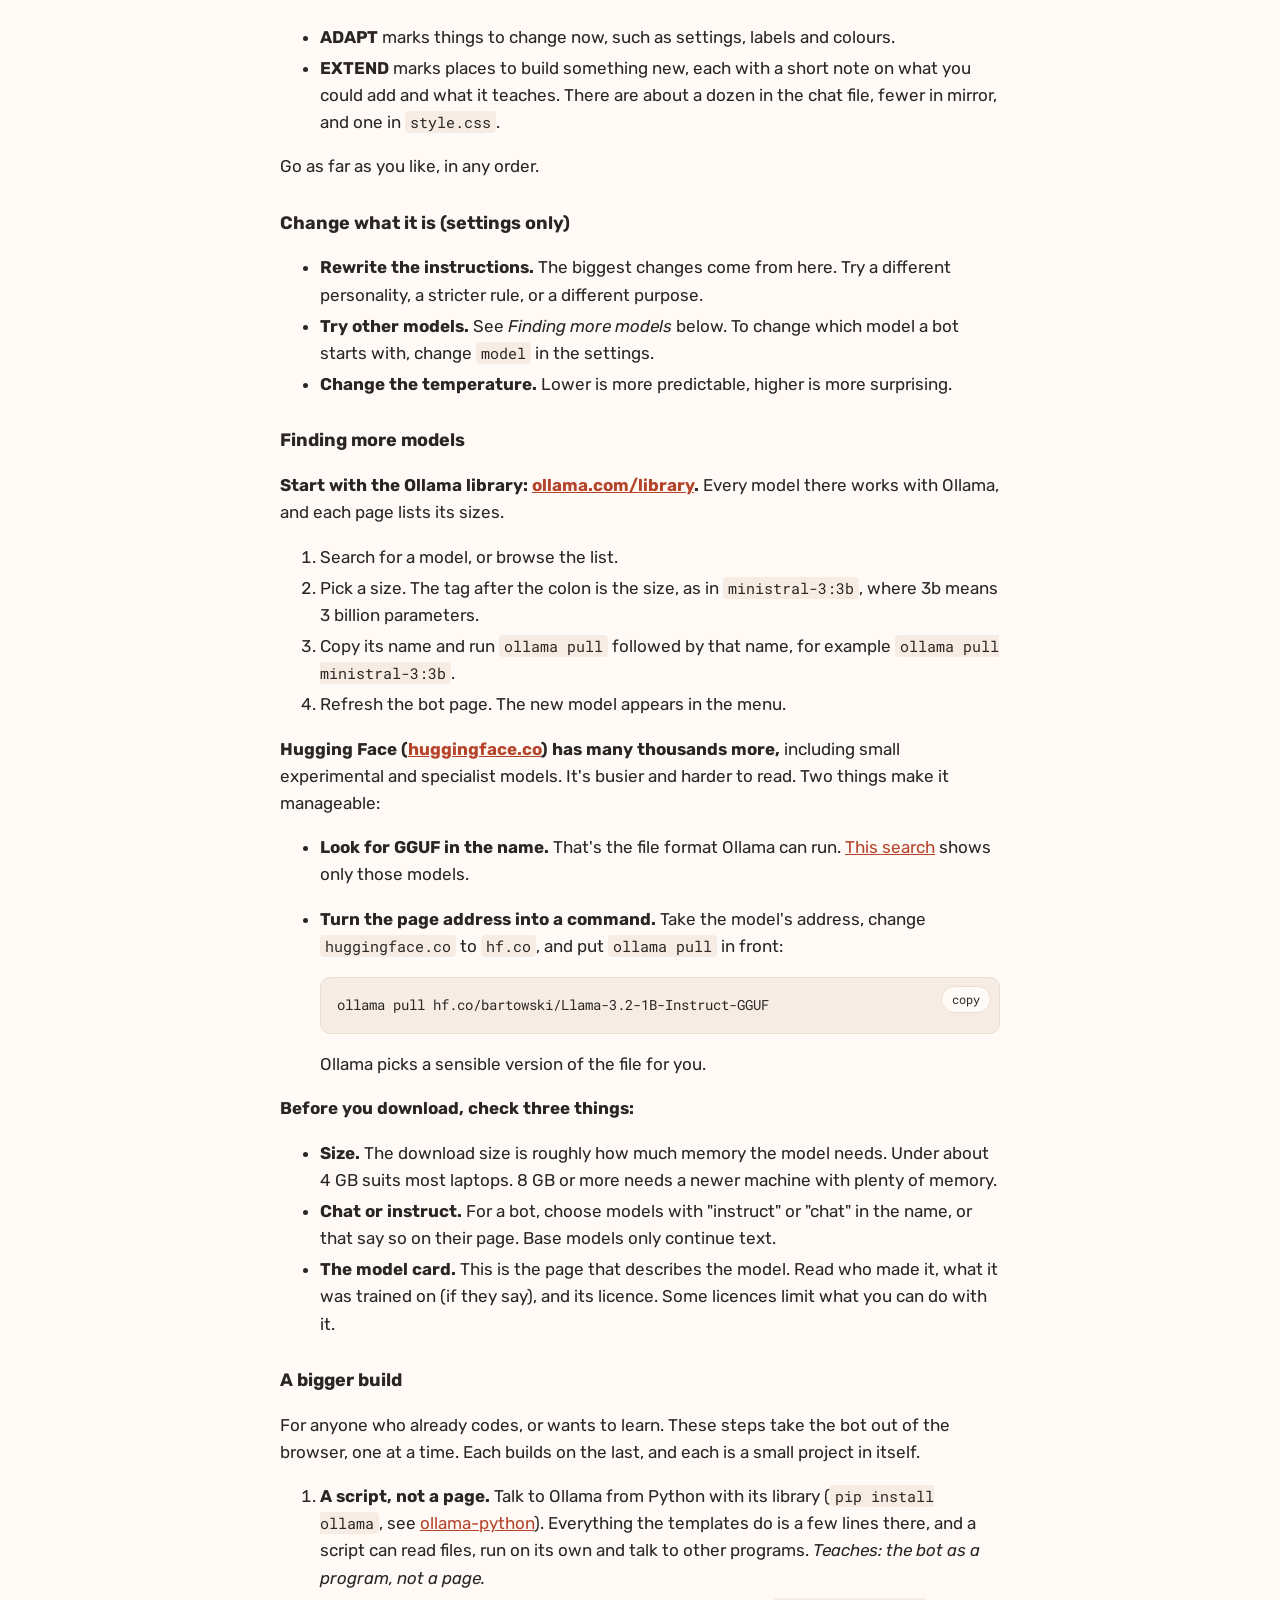
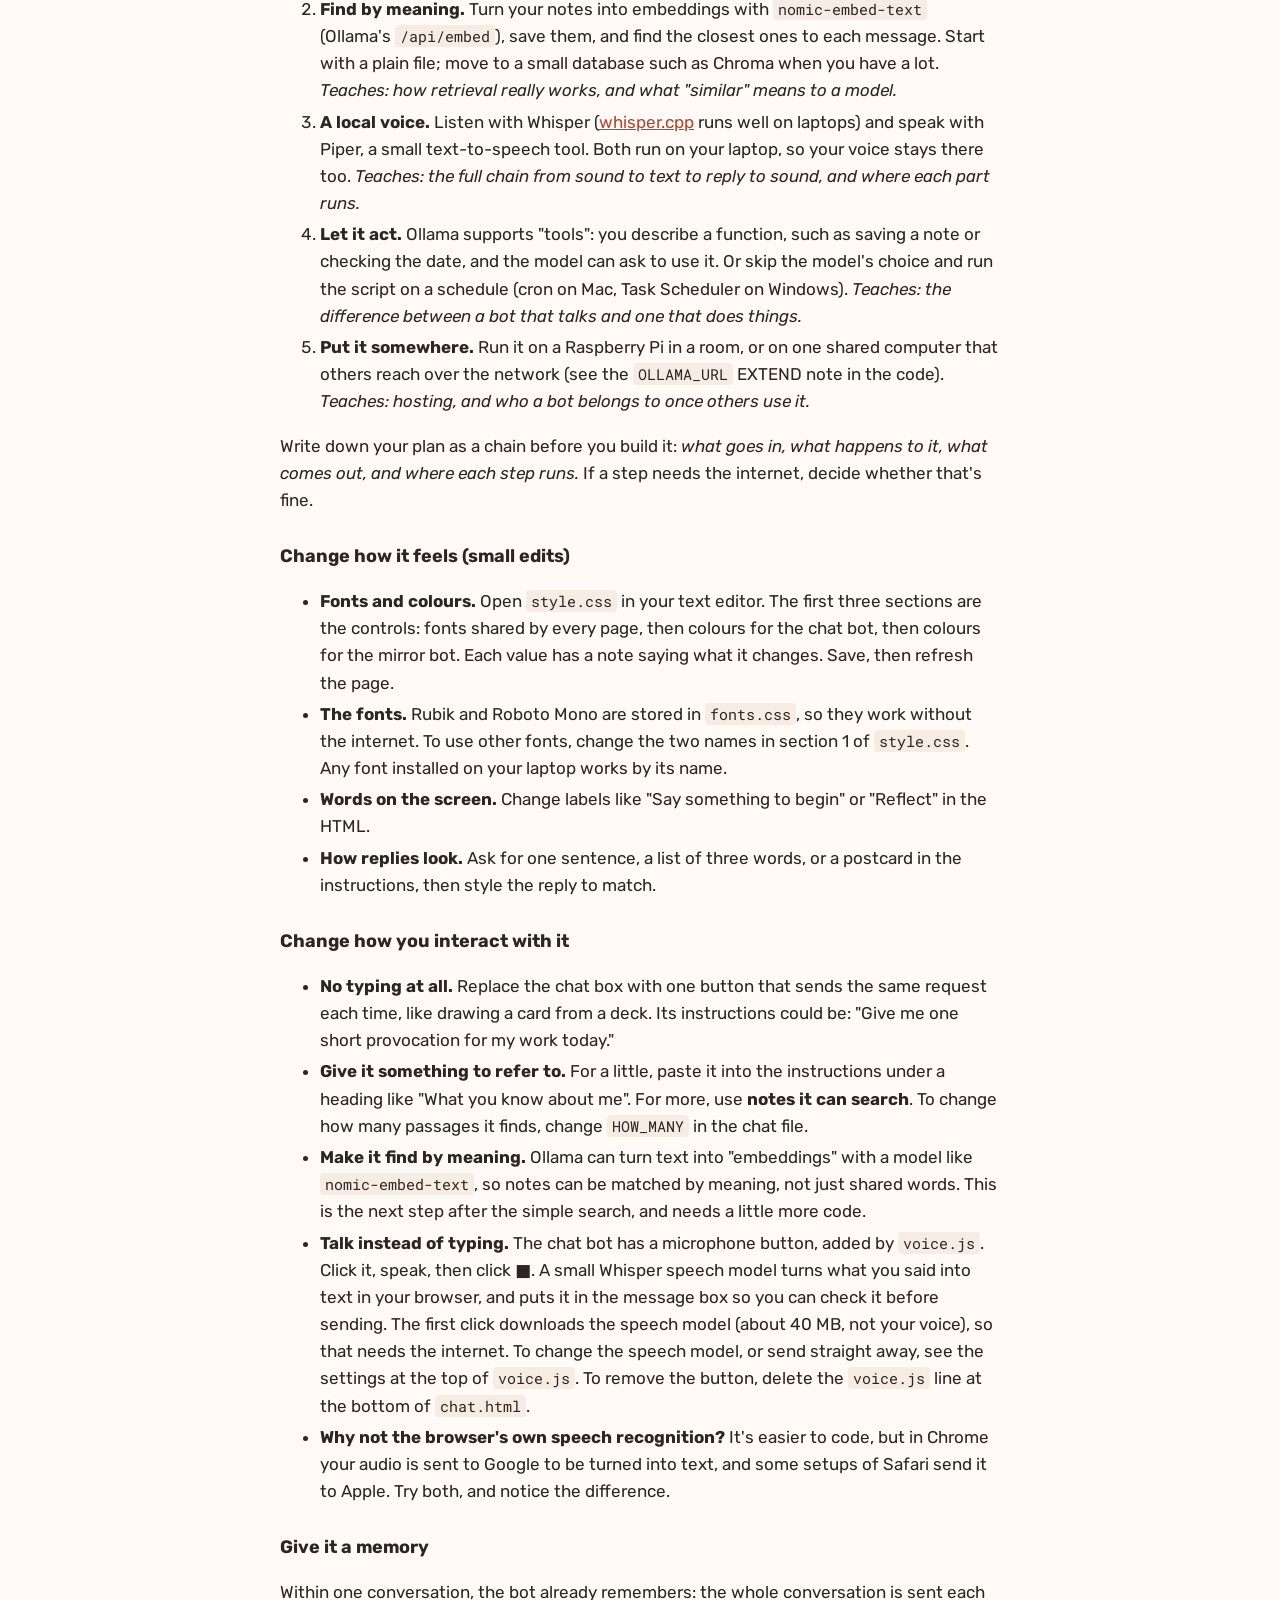
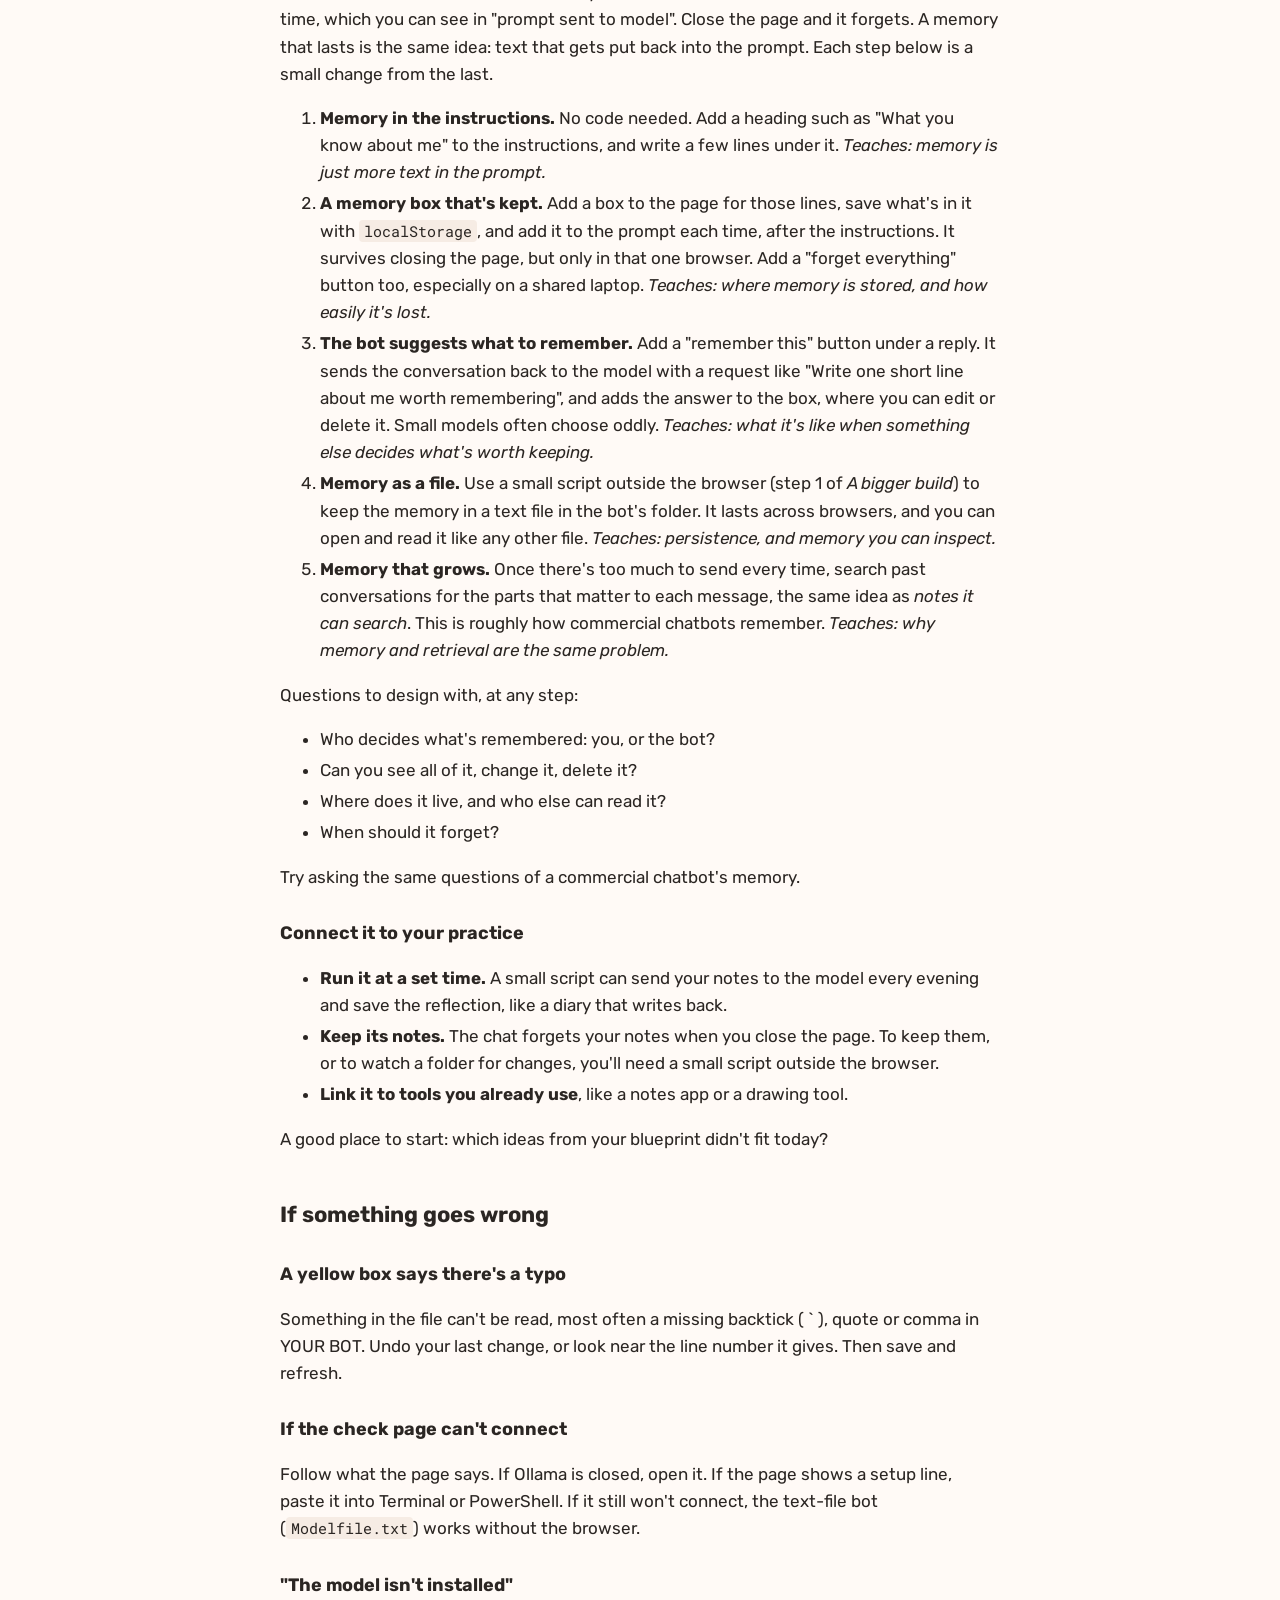
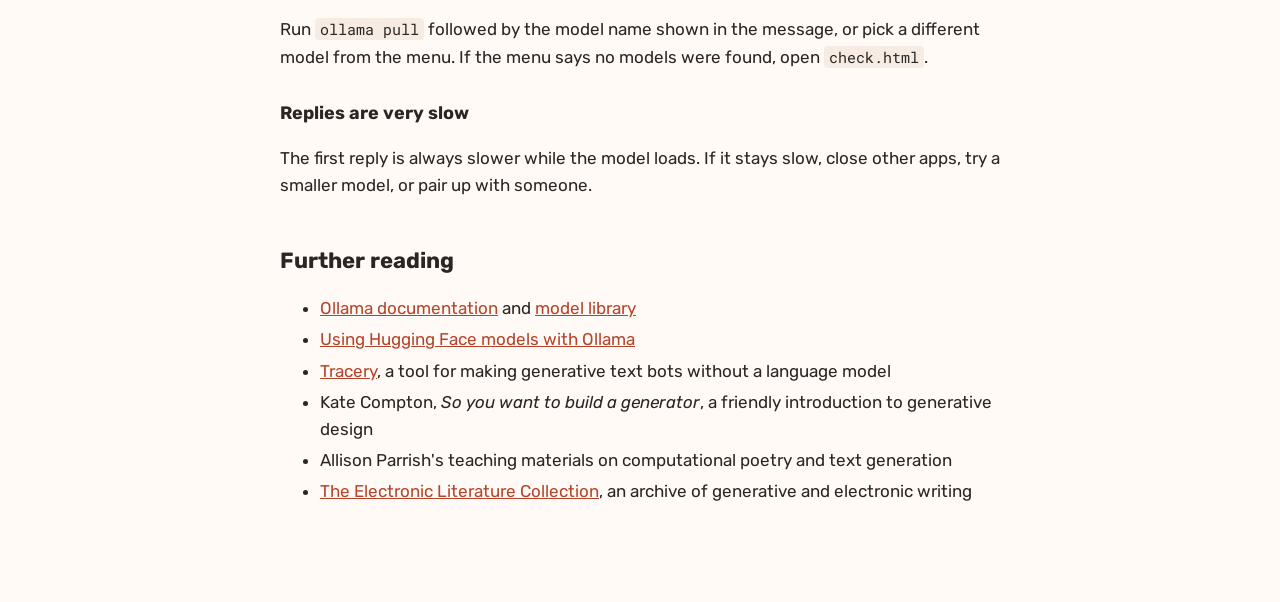
<file: guide.html>
<!doctype html>
<html lang="en">
<head>
<meta charset="utf-8">
<meta name="viewport" content="width=device-width, initial-scale=1">
<title>DIY Bot: guide</title>
<link rel="stylesheet" href="style/style.css">
</head>
<body class="guide">
<div class="page">

<header>
  <h1>DIY Bot: guide</h1>
  <nav aria-label="Pages in this folder">
    <a href="check.html">check</a>
    <a href="chat.html">chat</a>
    <a href="mirror.html">mirror</a>
  </nav>
</header>

<main>
<p>Two small bots that run entirely on your own laptop. Nothing you type is sent anywhere.</p>
<h2>Download the templates</h2>
<p><strong><a href="https://github.com/mahaliahr/diy-bot/archive/refs/heads/main.zip">Download the templates (zip)</a></strong></p>
<ul>
<li><strong>Mac:</strong> it unzips by itself into a folder called <code>diy-bot-main</code>, in your Downloads.</li>
<li><strong>Windows:</strong> right-click the downloaded file and choose <strong>Extract All</strong>, then open the new folder. If you open the files inside the zip without extracting, your changes won't save.</li>
</ul>
<p>Then start with <em>Getting ready</em>, below. Here's what's in the folder:</p>
<table>
<thead>
<tr>
  <th>File</th>
  <th>What it is</th>
</tr>
</thead>
<tbody>
<tr>
  <td><code>check.html</code></td>
  <td>Gets everything ready, step by step. Open this first.</td>
</tr>
<tr>
  <td><code>chat.html</code></td>
  <td>A bot you talk to, one message at a time.</td>
</tr>
<tr>
  <td><code>mirror.html</code></td>
  <td>A bot that doesn't chat. Give it some of your writing and it reflects it back.</td>
</tr>
<tr>
  <td><code>voice.js</code></td>
  <td>Adds a microphone button to the chat bot. Speech is turned into text on your laptop.</td>
</tr>
<tr>
  <td><code>style.css</code></td>
  <td>How every page looks: fonts, colours and layout.</td>
</tr>
<tr>
  <td><code>fonts.css</code></td>
  <td>The two fonts, stored inside a file. You don't need to edit it. Their licence is in <code>fonts-licence.txt</code>.</td>
</tr>
<tr>
  <td><code>Modelfile.txt</code></td>
  <td>The simplest possible bot: a text file and a model, no browser needed.</td>
</tr>
<tr>
  <td><code>guide.html</code></td>
  <td>This guide, as a page. Open it in your browser.</td>
</tr>
<tr>
  <td><code>README.md</code></td>
  <td>The same guide, as plain text.</td>
</tr>
</tbody>
</table>
<p>Both bots use the same core. What makes them different is how you give them material and how they show what they say.</p>
<p>Each bot's <code>.html</code> file is what it does. <code>style.css</code> is how they all look.</p>
<h2>1. Getting ready</h2>
<ol>
<li><strong>Install Ollama</strong> from <a href="https://ollama.com">ollama.com</a>, and open it. It's free, open source software that runs language models on your laptop.</li>
<li><strong>Double-click <code>check.html</code></strong> to open it in your browser, and follow the step it shows you. It checks again by itself every few seconds.</li>
</ol>
<p>The first time, it will usually ask you to paste one line into Terminal (Mac) or PowerShell (Windows). That line lets the bot pages talk to Ollama, and downloads a model of about 2 to 3GB. After that, everything works without the internet.</p>
<p>When you see three green lights, you're ready.</p>
<h3>More details: what the setup line does</h3>
<p>Your browser normally stops pages opened from your own files from talking to programs on your laptop. The setup line sets <code>OLLAMA_ORIGINS</code> to <code>*</code>, which tells Ollama to accept them.</p>
<p>While it's set, any website open in your browser could also send requests to Ollama: use your models, or download or delete them. It can't reach your files. To undo it:</p>
<ul>
<li><strong>Mac</strong> (it also resets when you restart): <code>launchctl unsetenv OLLAMA_ORIGINS</code>, then quit and reopen Ollama.</li>
<li><strong>Windows:</strong> <code>[Environment]::SetEnvironmentVariable(&quot;OLLAMA_ORIGINS&quot;, $null, &quot;User&quot;)</code>, then quit and reopen Ollama.</li>
</ul>
<p>If you'd rather not change the setting and you have Python, open the pages through a small local server instead. In this folder, run:</p>
<pre><code>python3 -m http.server 8000
</code></pre>
<p>Then open <a href="http://localhost:8000/check.html">localhost:8000/check.html</a>. Ollama already trusts pages opened that way.</p>
<h2>2. Make your bot</h2>
<ol>
<li><p>Open <code>chat.html</code> or <code>mirror.html</code> in a <strong>text editor</strong>, not a browser.</p>
<ul>
<li>Windows: right-click the file, choose <em>Open with</em>, then <em>Notepad</em>.</li>
<li>Mac: TextEdit shows HTML as a formatted page by default. In TextEdit, go to <em>Settings</em>, then <em>Open and Save</em>, and tick <em>Display HTML files as HTML code</em>. Or use a free code editor such as <a href="https://code.visualstudio.com">VS Code</a>.</li>
</ul>
</li>
<li><p>Near the top of the code, find the section marked <strong>YOUR BOT</strong>. It looks like this:</p>
<pre><code class="language-js">const BOT = {
  name: &quot;Dot&quot;,
  model: &quot;ministral-3:3b&quot;,
  temperature: 0.7,
  instructions: `You are Dot, ...`
};
</code></pre>
</li>
<li><p>Replace the instructions with your blueprint: its name and personality, its purpose, what it knows, how it should respond, and what it should never do. Keep the backticks ( ` ) at the start and end.</p>
</li>
<li><p>Save the file, then refresh the page in your browser.</p>
</li>
</ol>
<p>That's it. Every time you change the instructions, save and refresh.</p>
<h3>Writing instructions that work</h3>
<p>Small models follow short, plain instructions better than long or clever ones. A few habits help:</p>
<ul>
<li><strong>Start with one line saying who it is and what it's for.</strong> &quot;You are Fern, a bot that helps me notice what I already know about my project.&quot;</li>
<li><strong>Put the most important rule first.</strong> Rules near the top tend to be followed more closely.</li>
<li><strong>Say what to do, not only what not to do.</strong> &quot;Don't be long-winded&quot; is vague. &quot;Reply in two sentences, then ask one question&quot; is something it can follow.</li>
<li><strong>Set the shape of a reply:</strong> how long, what tone, whether it asks questions, whether it uses lists.</li>
<li><strong>If the behaviour is unusual, show one example.</strong> Write a short made-up exchange: what you might say, and how it should answer.</li>
</ul>
<p>Then test it, open &quot;prompt sent to model&quot;, and change one thing at a time. Writing instructions is mostly rewriting them.</p>
<h3>Choosing a model</h3>
<p>Each template has a <strong>model</strong> menu listing every model installed on your laptop, with its size. Pick one and your next message uses it. Your instructions stay the same, so you can see how differently each model behaves with the same bot. The <code>model</code> in the settings is just the one it starts with.</p>
<h3>Temperature</h3>
<p>Next to the model menu there's a <strong>temperature</strong> slider. Lower makes replies steadier and more predictable; higher makes them more surprising, and eventually strange. Try the same message at 0.2 and at 1.2. The <code>temperature</code> in the settings is just where the slider starts.</p>
<h3>&quot;prompt sent to model&quot;</h3>
<p>Under each message there's a small panel called <strong>prompt sent to model</strong>. Open it to see exactly what the model received: your instructions, anything found in your notes, then the conversation so far. Nothing else is hidden. Your bot is those instructions plus the model.</p>
<h3>Notes it can search (chat)</h3>
<p>In the chat sidebar, <strong>add files</strong> or <strong>add a folder</strong> of <code>.txt</code> or <code>.md</code> files. They're read in your browser, never uploaded. For each message, the page finds the passages that share the most words with what you wrote, and adds up to three of them to the prompt. Open &quot;prompt sent to model&quot; to see what was found.</p>
<p>This is a simple version of what's called retrieval: <strong>collect</strong> (you choose the files), <strong>find</strong> (matching words), then <strong>predict</strong> (the model writes a reply). It matches words, not meanings: ask about &quot;plants&quot; and it won't find a note that only says &quot;fig tree&quot;. The notes are forgotten when you close the page.</p>
<h3>Saving and copying</h3>
<ul>
<li><strong>copy</strong> under a reply puts it on your clipboard, ready to paste somewhere else.</li>
<li><strong>save conversation</strong> (chat) or <strong>save reflections</strong> (mirror) downloads a text file with everything, including the instructions, models and temperatures used. It's made on your laptop.</li>
</ul>
<h3>Reasoning text</h3>
<p>Some models, such as DeepSeek R1, write out a kind of reasoning before they answer. The templates put it in a small greyed panel, <strong>the model's reasoning text</strong>, so the answer stays clear. It's worth reading, but it's more predicted text, not a window into how the model works. These models are also slower.</p>
<h3>A note on breaking the rules</h3>
<p>Small models sometimes ignore an instruction, especially strict ones like &quot;only ever ask questions&quot;. That's normal, and worth noticing. Try rewording the rule, putting it first, or saying it twice.</p>
<h3>The simplest possible bot: a text file</h3>
<p><code>Modelfile.txt</code> is a whole bot in a few lines: which model it runs on, and its instructions. It needs no browser and no setup line.</p>
<ol>
<li>Open it in a text editor, change the instructions between the triple quotes, and save.</li>
<li>In Terminal or PowerShell, type <code>ollama create dot -f</code> and a space, drag <code>Modelfile.txt</code> into the window, and press Enter.</li>
<li>Type <code>ollama run dot</code> to talk to it, and <code>/bye</code> to stop.</li>
</ol>
<p>Change <code>dot</code> to any name you like.</p>
<h2>3. After the workshop</h2>
<p>The code has two markers. Search a file for either word:</p>
<ul>
<li><strong>ADAPT</strong> marks things to change now, such as settings, labels and colours.</li>
<li><strong>EXTEND</strong> marks places to build something new, each with a short note on what you could add and what it teaches. There are about a dozen in the chat file, fewer in mirror, and one in <code>style.css</code>.</li>
</ul>
<p>Go as far as you like, in any order.</p>
<h3>Change what it is (settings only)</h3>
<ul>
<li><strong>Rewrite the instructions.</strong> The biggest changes come from here. Try a different personality, a stricter rule, or a different purpose.</li>
<li><strong>Try other models.</strong> See <em>Finding more models</em> below. To change which model a bot starts with, change <code>model</code> in the settings.</li>
<li><strong>Change the temperature.</strong> Lower is more predictable, higher is more surprising.</li>
</ul>
<h3>Finding more models</h3>
<p><strong>Start with the Ollama library: <a href="https://ollama.com/library">ollama.com/library</a>.</strong> Every model there works with Ollama, and each page lists its sizes.</p>
<ol>
<li>Search for a model, or browse the list.</li>
<li>Pick a size. The tag after the colon is the size, as in <code>ministral-3:3b</code>, where 3b means 3 billion parameters.</li>
<li>Copy its name and run <code>ollama pull</code> followed by that name, for example <code>ollama pull ministral-3:3b</code>.</li>
<li>Refresh the bot page. The new model appears in the menu.</li>
</ol>
<p><strong>Hugging Face (<a href="https://huggingface.co/models">huggingface.co</a>) has many thousands more,</strong> including small experimental and specialist models. It's busier and harder to read. Two things make it manageable:</p>
<ul>
<li><p><strong>Look for GGUF in the name.</strong> That's the file format Ollama can run. <a href="https://huggingface.co/models?pipeline_tag=text-generation&amp;library=gguf&amp;sort=trending">This search</a> shows only those models.</p>
</li>
<li><p><strong>Turn the page address into a command.</strong> Take the model's address, change <code>huggingface.co</code> to <code>hf.co</code>, and put <code>ollama pull</code> in front:</p>
<pre><code>ollama pull hf.co/bartowski/Llama-3.2-1B-Instruct-GGUF
</code></pre>
<p>Ollama picks a sensible version of the file for you.</p>
</li>
</ul>
<p><strong>Before you download, check three things:</strong></p>
<ul>
<li><strong>Size.</strong> The download size is roughly how much memory the model needs. Under about 4 GB suits most laptops. 8 GB or more needs a newer machine with plenty of memory.</li>
<li><strong>Chat or instruct.</strong> For a bot, choose models with &quot;instruct&quot; or &quot;chat&quot; in the name, or that say so on their page. Base models only continue text.</li>
<li><strong>The model card.</strong> This is the page that describes the model. Read who made it, what it was trained on (if they say), and its licence. Some licences limit what you can do with it.</li>
</ul>
<h3>A bigger build</h3>
<p>For anyone who already codes, or wants to learn. These steps take the bot out of the browser, one at a time. Each builds on the last, and each is a small project in itself.</p>
<ol>
<li><strong>A script, not a page.</strong> Talk to Ollama from Python with its library (<code>pip install ollama</code>, see <a href="https://github.com/ollama/ollama-python">ollama-python</a>). Everything the templates do is a few lines there, and a script can read files, run on its own and talk to other programs. <em>Teaches: the bot as a program, not a page.</em></li>
<li><strong>Find by meaning.</strong> Turn your notes into embeddings with <code>nomic-embed-text</code> (Ollama's <code>/api/embed</code>), save them, and find the closest ones to each message. Start with a plain file; move to a small database such as Chroma when you have a lot. <em>Teaches: how retrieval really works, and what &quot;similar&quot; means to a model.</em></li>
<li><strong>A local voice.</strong> Listen with Whisper (<a href="https://github.com/ggml-org/whisper.cpp">whisper.cpp</a> runs well on laptops) and speak with Piper, a small text-to-speech tool. Both run on your laptop, so your voice stays there too. <em>Teaches: the full chain from sound to text to reply to sound, and where each part runs.</em></li>
<li><strong>Let it act.</strong> Ollama supports &quot;tools&quot;: you describe a function, such as saving a note or checking the date, and the model can ask to use it. Or skip the model's choice and run the script on a schedule (cron on Mac, Task Scheduler on Windows). <em>Teaches: the difference between a bot that talks and one that does things.</em></li>
<li><strong>Put it somewhere.</strong> Run it on a Raspberry Pi in a room, or on one shared computer that others reach over the network (see the <code>OLLAMA_URL</code> EXTEND note in the code). <em>Teaches: hosting, and who a bot belongs to once others use it.</em></li>
</ol>
<p>Write down your plan as a chain before you build it: <em>what goes in, what happens to it, what comes out, and where each step runs.</em> If a step needs the internet, decide whether that's fine.</p>
<h3>Change how it feels (small edits)</h3>
<ul>
<li><strong>Fonts and colours.</strong> Open <code>style.css</code> in your text editor. The first three sections are the controls: fonts shared by every page, then colours for the chat bot, then colours for the mirror bot. Each value has a note saying what it changes. Save, then refresh the page.</li>
<li><strong>The fonts.</strong> Rubik and Roboto Mono are stored in <code>fonts.css</code>, so they work without the internet. To use other fonts, change the two names in section 1 of <code>style.css</code>. Any font installed on your laptop works by its name.</li>
<li><strong>Words on the screen.</strong> Change labels like &quot;Say something to begin&quot; or &quot;Reflect&quot; in the HTML.</li>
<li><strong>How replies look.</strong> Ask for one sentence, a list of three words, or a postcard in the instructions, then style the reply to match.</li>
</ul>
<h3>Change how you interact with it</h3>
<ul>
<li><strong>No typing at all.</strong> Replace the chat box with one button that sends the same request each time, like drawing a card from a deck. Its instructions could be: &quot;Give me one short provocation for my work today.&quot;</li>
<li><strong>Give it something to refer to.</strong> For a little, paste it into the instructions under a heading like &quot;What you know about me&quot;. For more, use <strong>notes it can search</strong>. To change how many passages it finds, change <code>HOW_MANY</code> in the chat file.</li>
<li><strong>Make it find by meaning.</strong> Ollama can turn text into &quot;embeddings&quot; with a model like <code>nomic-embed-text</code>, so notes can be matched by meaning, not just shared words. This is the next step after the simple search, and needs a little more code.</li>
<li><strong>Talk instead of typing.</strong> The chat bot has a microphone button, added by <code>voice.js</code>. Click it, speak, then click ■. A small Whisper speech model turns what you said into text in your browser, and puts it in the message box so you can check it before sending. The first click downloads the speech model (about 40 MB, not your voice), so that needs the internet. To change the speech model, or send straight away, see the settings at the top of <code>voice.js</code>. To remove the button, delete the <code>voice.js</code> line at the bottom of <code>chat.html</code>.</li>
<li><strong>Why not the browser's own speech recognition?</strong> It's easier to code, but in Chrome your audio is sent to Google to be turned into text, and some setups of Safari send it to Apple. Try both, and notice the difference.</li>
</ul>
<h3>Give it a memory</h3>
<p>Within one conversation, the bot already remembers: the whole conversation is sent each time, which you can see in &quot;prompt sent to model&quot;. Close the page and it forgets. A memory that lasts is the same idea: text that gets put back into the prompt. Each step below is a small change from the last.</p>
<ol>
<li><strong>Memory in the instructions.</strong> No code needed. Add a heading such as &quot;What you know about me&quot; to the instructions, and write a few lines under it. <em>Teaches: memory is just more text in the prompt.</em></li>
<li><strong>A memory box that's kept.</strong> Add a box to the page for those lines, save what's in it with <code>localStorage</code>, and add it to the prompt each time, after the instructions. It survives closing the page, but only in that one browser. Add a &quot;forget everything&quot; button too, especially on a shared laptop. <em>Teaches: where memory is stored, and how easily it's lost.</em></li>
<li><strong>The bot suggests what to remember.</strong> Add a &quot;remember this&quot; button under a reply. It sends the conversation back to the model with a request like &quot;Write one short line about me worth remembering&quot;, and adds the answer to the box, where you can edit or delete it. Small models often choose oddly. <em>Teaches: what it's like when something else decides what's worth keeping.</em></li>
<li><strong>Memory as a file.</strong> Use a small script outside the browser (step 1 of <em>A bigger build</em>) to keep the memory in a text file in the bot's folder. It lasts across browsers, and you can open and read it like any other file. <em>Teaches: persistence, and memory you can inspect.</em></li>
<li><strong>Memory that grows.</strong> Once there's too much to send every time, search past conversations for the parts that matter to each message, the same idea as <em>notes it can search</em>. This is roughly how commercial chatbots remember. <em>Teaches: why memory and retrieval are the same problem.</em></li>
</ol>
<p>Questions to design with, at any step:</p>
<ul>
<li>Who decides what's remembered: you, or the bot?</li>
<li>Can you see all of it, change it, delete it?</li>
<li>Where does it live, and who else can read it?</li>
<li>When should it forget?</li>
</ul>
<p>Try asking the same questions of a commercial chatbot's memory.</p>
<h3>Connect it to your practice</h3>
<ul>
<li><strong>Run it at a set time.</strong> A small script can send your notes to the model every evening and save the reflection, like a diary that writes back.</li>
<li><strong>Keep its notes.</strong> The chat forgets your notes when you close the page. To keep them, or to watch a folder for changes, you'll need a small script outside the browser.</li>
<li><strong>Link it to tools you already use</strong>, like a notes app or a drawing tool.</li>
</ul>
<p>A good place to start: which ideas from your blueprint didn't fit today?</p>
<h2>If something goes wrong</h2>
<h3>A yellow box says there's a typo</h3>
<p>Something in the file can't be read, most often a missing backtick ( ` ), quote or comma in YOUR BOT. Undo your last change, or look near the line number it gives. Then save and refresh.</p>
<h3>If the check page can't connect</h3>
<p>Follow what the page says. If Ollama is closed, open it. If the page shows a setup line, paste it into Terminal or PowerShell. If it still won't connect, the text-file bot (<code>Modelfile.txt</code>) works without the browser.</p>
<h3>&quot;The model isn't installed&quot;</h3>
<p>Run <code>ollama pull</code> followed by the model name shown in the message, or pick a different model from the menu. If the menu says no models were found, open <code>check.html</code>.</p>
<h3>Replies are very slow</h3>
<p>The first reply is always slower while the model loads. If it stays slow, close other apps, try a smaller model, or pair up with someone.</p>
<h2>Further reading</h2>
<ul>
<li><a href="https://docs.ollama.com">Ollama documentation</a> and <a href="https://ollama.com/library">model library</a></li>
<li><a href="https://huggingface.co/docs/hub/en/ollama">Using Hugging Face models with Ollama</a></li>
<li><a href="https://tracery.io">Tracery</a>, a tool for making generative text bots without a language model</li>
<li>Kate Compton, <em>So you want to build a generator</em>, a friendly introduction to generative design</li>
<li>Allison Parrish's teaching materials on computational poetry and text generation</li>
<li><a href="https://collection.eliterature.org">The Electronic Literature Collection</a>, an archive of generative and electronic writing</li>
</ul>

</main>

</div>

<script>
// A copy button on every block of commands or code.
document.querySelectorAll("pre").forEach((pre) => {
  const button = document.createElement("button");
  button.type = "button";
  button.className = "copy";
  button.textContent = "copy";
  button.addEventListener("click", async () => {
    const text = pre.querySelector("code").innerText.trim();
    try { await navigator.clipboard.writeText(text); }
    catch (err) {
      const area = document.createElement("textarea");
      area.value = text; document.body.appendChild(area); area.select();
      document.execCommand("copy"); area.remove();
    }
    button.textContent = "copied";
    setTimeout(() => (button.textContent = "copy"), 1500);
  });
  pre.appendChild(button);
});
</script>
</body>
</html>
</file>
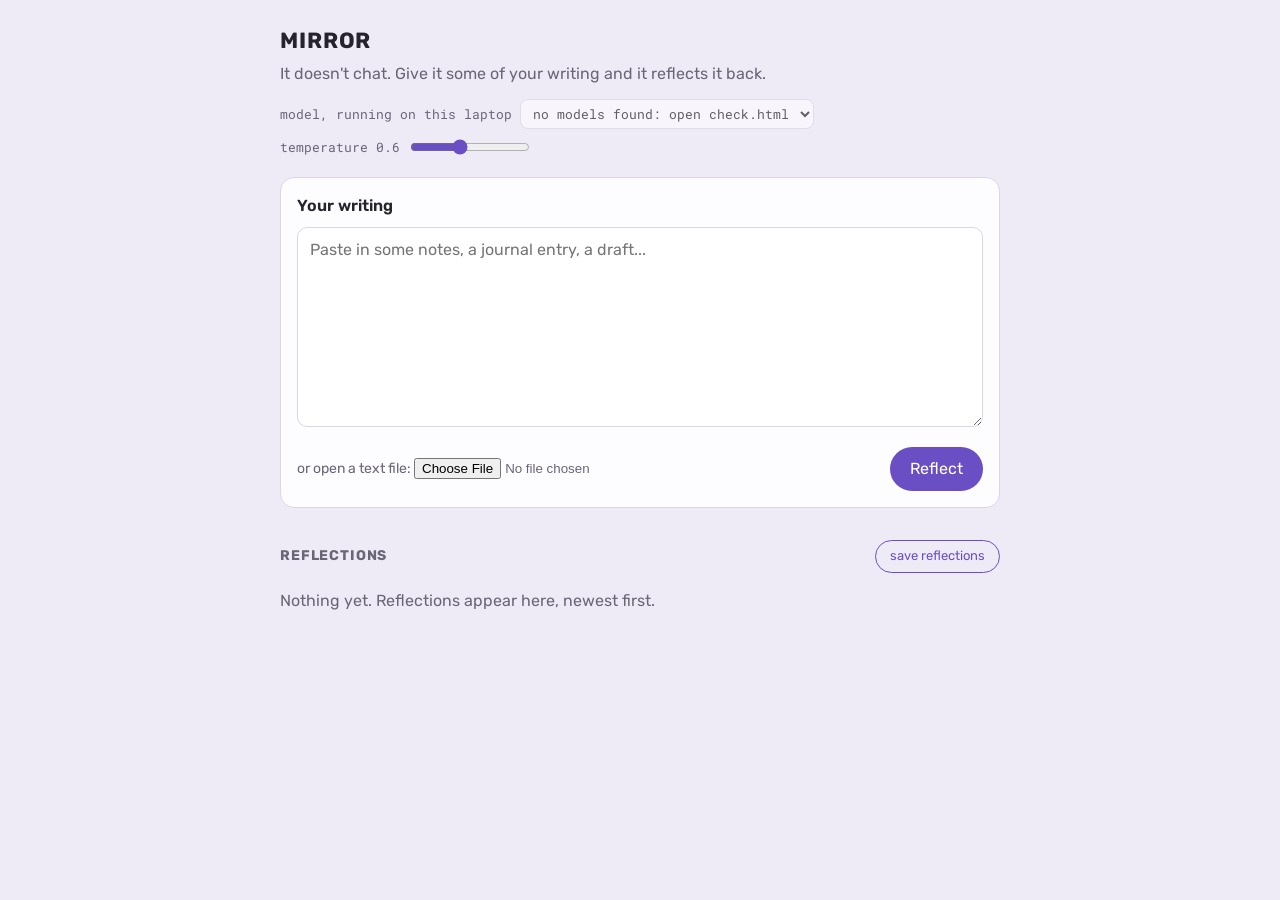
<file: mirror.html>
<!doctype html>
<html lang="en">
<head>
<meta charset="utf-8">
<meta name="viewport" content="width=device-width, initial-scale=1">
<title>DIY Bot: mirror</title>
<link rel="stylesheet" href="style/style.css">
</head>
<body class="mirror">

<div class="typo" id="typo" role="alert" hidden></div>
<script>
// If the code below has a typo, show a message instead of a blank page.
window.addEventListener("error", (event) => {
  if (!/syntax|unexpected|unterminated|missing|invalid|is not defined/i.test(event.message || "")) return;
  const box = document.getElementById("typo");
  box.hidden = false;
  box.textContent =
    "The bot can't start because of a typo in this file. Most often it's a missing backtick ( ` ) " +
    "or a missing quote or comma in the YOUR BOT section. Undo your last change, or look near line " +
    event.lineno + ". Then save and refresh.";
});
</script>

<div class="page">

  <header>
    <h1 id="bot-name">Mirror</h1>
    <p>It doesn't chat. Give it some of your writing and it reflects it back.</p>
    <div class="controls">
      <span class="pair">
        <label for="model-menu">model, running on this laptop</label>
        <select id="model-menu"><option>looking for models…</option></select>
      </span>
      <span class="pair">
        <label for="temperature">temperature <span id="temperature-value"></span></label>
        <input type="range" id="temperature" min="0" max="1.5" step="0.1">
      </span>
    </div>
  </header>

  <section class="writing">
    <label for="writing">Your writing</label>
    <textarea id="writing" placeholder="Paste in some notes, a journal entry, a draft..."></textarea>
    <div class="row">
      <span class="file"><label for="file">or open a text file:</label> <input type="file" id="file" accept=".txt,.md,text/plain,text/markdown"></span>
      <button id="reflect" type="button">Reflect</button>
    </div>
  </section>

  <div class="reflections-head">
    <h2>Reflections</h2>
    <button type="button" id="save" class="quiet">save reflections</button>
  </div>
  <div id="reflections" aria-live="polite">
    <p class="empty" id="empty">Nothing yet. Reflections appear here, newest first.</p>
  </div>

</div>

<script>
/* =====================================================================
   YOUR BOT: this is the only part you need to change.
   Paste your blueprint into "instructions", save the file,
   then refresh this page in your browser.
   ===================================================================== */

const BOT = {
  name: "Mirror",              // what your bot is called
  model: "ministral-3:3b",     // the model to start with. You can switch to any installed model from the menu on the page.
  temperature: 0.6,            // 0 = predictable, 1 = surprising
  instructions: `You are Mirror. You do not chat and you do not give advice.
You will be given a piece of someone's own writing.
Reflect it back to them: name two or three ideas or words that keep returning,
and one connection they might not have noticed.
End with a single question the writing seems to be asking.
Never rewrite, correct, praise or judge the writing.
Keep it under 150 words.`
};

/* ===================================================================== */


/* ---------------------------------------------------------------------
   SHARED CORE: the same in every template.
   It sends text to the model running on your own laptop
   and passes back the reply, a few words at a time.
   Nothing here leaves your computer.

   Two markers in this file:
   ADAPT  = change this during the workshop.
   EXTEND = a place to build something new, after the workshop.
   --------------------------------------------------------------------- */

// EXTEND: where the model runs.
// Point this at another computer on the same network, so a whole room can share one bot.
// That computer needs OLLAMA_HOST=0.0.0.0, and your words then travel over the network to it.
// Other local tools such as LM Studio use a different request format, so askModel would
// need small changes too. Teaches: where computation happens, and who hosts it.
const OLLAMA_URL = "http://localhost:11434";   // Ollama, on this laptop

// The model and temperature in use right now. They start as the
// settings above, and change when you use the menu and slider on the page.
let currentModel = BOT.model;
let currentTemperature = BOT.temperature;

// Asks Ollama which models are installed on this laptop, smallest first.
async function installedModels() {
  try {
    const res = await fetch(OLLAMA_URL + "/api/tags");
    const data = await res.json();
    return (data.models || [])
      // Leave out models made for search (embeddings), such as nomic-embed-text: they can't chat.
      .filter((m) => !/embed|minilm|rerank/i.test(m.name) && !/bert/i.test((m.details && m.details.family) || ""))
      .map((m) => ({ name: m.name, size: m.size || 0 }))
      .sort((a, b) => a.size - b.size);
  } catch (err) {
    return [];
  }
}

// Fills a menu with every installed model, so you can swap between them.
// EXTEND: know more about each model.
// Ollama's /api/show gives a model's family, parameter count and context length.
// Show them in the menu, or warn when a model is too big for this laptop.
// Teaches: what model size and choice really mean.
async function setUpModelMenu(menu) {
  const models = await installedModels();
  menu.innerHTML = "";
  if (!models.length) {
    menu.appendChild(new Option("no models found: open check.html", ""));
    menu.disabled = true;
    return;
  }
  const full = (n) => (n.includes(":") ? n : n + ":latest");
  const start = models.find((m) => full(m.name) === full(BOT.model)) || models[0];
  for (const m of models) {
    const label = m.name + (m.size ? "  (" + (m.size / 1e9).toFixed(1) + " GB)" : "");
    menu.appendChild(new Option(label, m.name, false, m.name === start.name));
  }
  currentModel = start.name;
  menu.addEventListener("change", () => { currentModel = menu.value; });
}

// Connects a slider to the temperature, and shows its value beside it.
function setUpTemperatureSlider(slider, valueLabel) {
  slider.value = BOT.temperature;
  const update = () => {
    currentTemperature = Number(slider.value);
    valueLabel.textContent = currentTemperature.toFixed(1);
  };
  slider.addEventListener("input", update);
  update();
}

// Some models write out reasoning text between <think> and </think>
// before their answer. This separates the two, so the answer stays clear.
// EXTEND: other kinds of output.
// The same idea can pull out other structured parts of a reply, such as JSON, a list
// or a single chosen word, so another tool can use them.
// Teaches: bots as parts of larger systems.
function splitThinking(raw) {
  const open = raw.indexOf("<think>");
  if (open === -1) return { thinking: "", answer: raw };
  const close = raw.indexOf("</think>", open);
  if (close === -1) return { thinking: raw.slice(open + 7), answer: raw.slice(0, open) };
  return {
    thinking: raw.slice(open + 7, close).trim(),
    answer: (raw.slice(0, open) + raw.slice(close + 8)).trim()
  };
}

// Sends messages to the model and calls onUpdate as the reply arrives,
// with { thinking, answer } so far. Returns the finished { thinking, answer }.
async function askModel(messages, onUpdate) {
  let response;
  try {
    response = await fetch(OLLAMA_URL + "/api/chat", {
      method: "POST",
      headers: { "Content-Type": "application/json" },
      // EXTEND: more settings than temperature.
      // Inside options: num_ctx (how much text it can take in), seed (the same reply every
      // time), stop (words that end the reply), top_p. Beside options: format: "json" for
      // structured replies another program can use. Teaches: what shapes a reply beyond the prompt.
      body: JSON.stringify({
        model: currentModel,
        messages: messages.map((m) => ({ role: m.role, content: m.content })),
        stream: true,
        options: { temperature: currentTemperature }
      })
    });
  } catch (err) {
    throw new Error("Couldn't reach Ollama. Is the Ollama app open? Open check.html to find out what's wrong.");
  }

  if (!response.ok) {
    const text = await response.text();
    if (response.status === 404) {
      throw new Error(`The model "${currentModel}" isn't installed. In a terminal, run:  ollama pull ${currentModel}`);
    }
    throw new Error("Ollama replied with an error: " + text);
  }

  // The reply arrives in small pieces, one line of data per piece.
  const reader = response.body.getReader();
  const decoder = new TextDecoder();
  let waiting = "";
  let raw = "";        // the reply text as it arrives
  let thinking = "";   // reasoning text, if Ollama sends it separately
  let parts = { thinking: "", answer: "" };

  while (true) {
    const { done, value } = await reader.read();
    if (done) break;
    waiting += decoder.decode(value, { stream: true });
    const lines = waiting.split("\n");
    waiting = lines.pop();
    for (const line of lines) {
      if (!line.trim()) continue;
      const piece = JSON.parse(line);
      if (piece.error) throw new Error(piece.error);
      // EXTEND: count the tokens.
      // The last piece (piece.done === true) includes prompt_eval_count (tokens read),
      // eval_count (tokens written) and eval_duration (nanoseconds). Show them, or how full
      // the context window is. Teaches: tokens and context windows, made visible.
      if (!piece.message) continue;
      if (piece.message.thinking) thinking += piece.message.thinking;
      if (piece.message.content) raw += piece.message.content;
      const split = splitThinking(raw);
      parts = { thinking: (thinking + split.thinking).trim(), answer: split.answer };
      onUpdate(parts);
    }
  }
  return parts;
}

// Saves text as a file in your Downloads folder. It's made here on the laptop.
// EXTEND: memory that lasts.
// Save as Markdown or JSON, save automatically, or add a button that loads a saved
// conversation back in, so the bot can carry on where it left off. For a step-by-step
// path to a bot that remembers you, see "Give it a memory" in the guide.
// Teaches: what memory and persistence are, and where they live.
function saveTextFile(filename, text) {
  const link = document.createElement("a");
  link.href = URL.createObjectURL(new Blob([text], { type: "text/plain" }));
  link.download = filename;
  document.body.appendChild(link);
  link.click();
  link.remove();
  setTimeout(() => URL.revokeObjectURL(link.href), 1000);
}

// Copies text, so you can paste it somewhere else.
async function copyText(text, button) {
  try {
    await navigator.clipboard.writeText(text);
  } catch (err) {
    const area = document.createElement("textarea");
    area.value = text;
    document.body.appendChild(area);
    area.select();
    document.execCommand("copy");
    area.remove();
  }
  const before = button.textContent;
  button.textContent = "copied";
  setTimeout(() => (button.textContent = before), 1500);
}

// A file name made from the bot's name and today's date.
function fileName(kind) {
  const day = new Date().toISOString().slice(0, 10);
  return BOT.name.toLowerCase().replace(/[^a-z0-9]+/g, "-") + "-" + kind + "-" + day + ".txt";
}

/* --------------------------------------------------------------------- */



/* ---------------------------------------------------------------------
   THIS TEMPLATE: one reflection at a time, no conversation.
   Each reflection starts fresh: the bot doesn't remember earlier ones.
   ADAPT: this is the part to change if you want a different way
   of giving your bot material, or a different way of showing what it says.
   --------------------------------------------------------------------- */

const writingEl = document.getElementById("writing");
const reflectButton = document.getElementById("reflect");
const reflectionsEl = document.getElementById("reflections");

document.getElementById("bot-name").textContent = BOT.name;
setUpModelMenu(document.getElementById("model-menu"));
setUpTemperatureSlider(document.getElementById("temperature"), document.getElementById("temperature-value"));
document.title = BOT.name;

// EXTEND: reflections over time.
// Keep reflections between visits and compare them, weekly for example, so the bot
// notices what changes. Teaches: bots that work with time, not just turns.
// A record of each reflection, for "save reflections".
const record = [];

function make(tag, className, text) {
  const el = document.createElement(tag);
  if (className) el.className = className;
  if (text !== undefined) el.textContent = text;
  return el;
}

// Shows exactly what was sent to the model, so the instructions stay visible.
function showWhatWasSent(messages, container) {
  const panel = make("details", "sent");
  panel.appendChild(make("summary", "", "prompt sent to model"));
  for (const m of messages) {
    const part = make("div", "part");
    part.appendChild(make("span", "role", m.role === "system" ? "instructions" : "you"));
    part.appendChild(document.createTextNode(m.content));
    panel.appendChild(part);
  }
  container.appendChild(panel);
}

// EXTEND: what it's given.
// Accept several files at once, or two pieces of writing to compare.
// Teaches: what a bot is given shapes what it can notice.
// Opening a file reads it here in the browser. It isn't uploaded anywhere.
document.getElementById("file").addEventListener("change", async (event) => {
  const file = event.target.files[0];
  if (file) writingEl.value = await file.text();
});

reflectButton.addEventListener("click", async () => {
  const writing = writingEl.value.trim();
  if (!writing) { writingEl.focus(); return; }

  reflectButton.disabled = true;
  document.getElementById("empty")?.remove();

  const modelUsed = currentModel;
  const temperatureUsed = currentTemperature;

  // Build the card for this reflection, newest at the top.
  const card = make("article", "reflection");
  card.setAttribute("aria-busy", "true");
  const when = new Date().toLocaleString();
  const time = make("time", "", when + ", " + modelUsed + ", temperature " + temperatureUsed.toFixed(1));
  const text = make("div", "text", "…");
  card.append(time, text);
  reflectionsEl.prepend(card);

  // EXTEND: continuity.
  // Add earlier reflections here, so each new one can build on the last.
  const messages = [
    { role: "system", content: BOT.instructions },
    { role: "user", content: "Here is my writing:\n\n" + writing }
  ];

  let reasoning = null;
  try {
    const result = await askModel(messages, ({ thinking, answer }) => {
      // Reasoning text, if the model writes any, goes in its own small panel.
      if (thinking && !reasoning) {
        reasoning = make("details", "thinking");
        reasoning.appendChild(make("summary", "", "the model's reasoning text"));
        reasoning.appendChild(make("div", "thinking-text"));
        card.insertBefore(reasoning, text);
      }
      if (reasoning) reasoning.querySelector(".thinking-text").textContent = thinking;
      // EXTEND: other forms of reflection.
      // One sentence, a single question, a card, or read aloud (check where the voice is processed).
      text.textContent = answer || "…";
    });
    record.push({ when, model: modelUsed, temperature: temperatureUsed, writing, answer: result.answer });
    const copy = make("button", "copy", "copy");
    copy.type = "button";
    copy.title = "Copy this reflection";
    copy.addEventListener("click", () => copyText(result.answer, copy));
    card.appendChild(copy);
  } catch (err) {
    card.classList.add("error");
    text.textContent = err.message;
  }
  showWhatWasSent(messages, card);
  card.setAttribute("aria-busy", "false");

  reflectButton.disabled = false;
});

// EXTEND, beyond this page: to reflect on writing automatically, for example every
// evening, use a small script outside the browser and a scheduler.
// Saves every reflection, with the writing it reflected on, as a text file.
document.getElementById("save").addEventListener("click", () => {
  let out = BOT.name + "\nsaved " + new Date().toLocaleString() + "\n\ninstructions:\n" + BOT.instructions + "\n";
  for (const r of record) {
    out += "\n----\n\n" + r.when + ", " + r.model + ", temperature " + r.temperature.toFixed(1) +
           "\n\nwriting:\n" + r.writing + "\n\nreflection:\n" + r.answer + "\n";
  }
  saveTextFile(fileName("reflections"), out);
});
</script>
</body>
</html>
</file>
<file: style/style.css>
/* =====================================================================
   style.css: how every page in this folder looks.

   The first three sections are the controls:
     1. Fonts, shared by every page
     2. Colours for the chat bot
     3. Colours for the mirror bot
   Change a value, save this file, then refresh the page in your browser.

   Everything after that is layout. You only need to touch it if you want
   to move things around.
   ===================================================================== */

@import url("fonts.css");   /* the two fonts, stored in this folder */


/* ---------------------------------------------------------------------
   1. ADAPT: fonts, shared by every page

   The pages use Rubik and Roboto Mono, which come from fonts.css in this
   folder. Nothing is downloaded from the internet.
   To use other fonts, change the two names below. A font installed on your
   laptop works by its name, for example "Georgia".
   --------------------------------------------------------------------- */

:root {
  --font: "Rubik", system-ui, -apple-system, "Segoe UI", sans-serif;   /* main text */
  --mono: "Roboto Mono", ui-monospace, Menlo, Consolas, monospace;     /* your messages, labels, the prompt */
}


/* ---------------------------------------------------------------------
   2. ADAPT: colours for the chat bot (chat.html)
   --------------------------------------------------------------------- */

body.chat {
  --page: #fce9de;          /* pale peach background */
  --sidebar: #e7857a;       /* coral sidebar */
  --you: #f8d3ce;           /* your messages */
  --prompt: #f5dcd3;        /* the "prompt sent to model" block */
  --prompt-line: #e0a89b;   /* its border */
  --send: #e85a5a;          /* send button */
  --ink: #3a2a26;           /* main text, and text on the sidebar */
  --muted: #7d5f57;         /* quieter text */
  --label: #9b3f33;         /* labels inside the prompt block */
  --white: #ffffff;         /* input box */
}


/* ---------------------------------------------------------------------
   3. ADAPT: colours for the mirror bot (mirror.html)
   --------------------------------------------------------------------- */

body.mirror {
  --page: #efebf6;          /* lavender background */
  --card: #fdfcff;          /* writing box and reflections */
  --ink: #26232d;           /* main text */
  --muted: #6b6578;         /* quieter text */
  --accent: #6a4fc4;        /* button and reflection edge */
  --line: #dcd5e8;          /* borders */
}


/* =====================================================================
   LAYOUT: everything below arranges the pages.

   EXTEND: new forms start here. A deck of cards to draw from, notes in the
   margin of your writing, a slower page that reveals one line at a time.
   Teaches: that a bot doesn't have to look like a chat window.
   ===================================================================== */

* { box-sizing: border-box; }

/* A clear outline for whatever the keyboard is on */
:focus-visible { outline: 3px solid #1a1a1a; outline-offset: 2px; }

/* Shown when there's a typo in the code, so the page isn't just blank */
.typo {
  position: fixed; top: 12px; left: 12px; right: 12px; z-index: 10;
  background: #fff3c4; color: #2b2400; border: 2px solid #c9a227; border-radius: 12px;
  padding: 14px 16px; font-family: var(--font); font-size: 16px; line-height: 1.5;
}


/* ---- Chat: page and sidebar ---- */

body.chat {
  margin: 0; height: 100vh; background: var(--page); color: var(--ink);
  font-family: var(--font); font-size: 16px; line-height: 1.55;
  display: grid; grid-template-columns: 260px 1fr;
}
.chat aside {
  background: var(--sidebar); color: var(--ink);
  padding: 28px 22px; display: flex; flex-direction: column; gap: 18px;
  overflow-y: auto;
}
.chat aside h1 { margin: 0; font-size: 28px; font-weight: 600; }
.chat .setting { display: flex; flex-direction: column; gap: 6px; }
.chat .setting label, .chat .setting-label { font-family: var(--mono); font-size: 12px; }
.chat aside select {
  width: 100%; font-family: var(--mono); font-size: 12px; color: var(--ink);
  background: var(--white); border: 0; border-radius: 10px; padding: 7px 8px;
}
.chat aside input[type="range"] { width: 100%; accent-color: var(--ink); }
.chat .notes-status { margin: 0; font-family: var(--mono); font-size: 12px; }
.chat aside details { font-size: 13px; }
.chat aside summary { cursor: pointer; font-family: var(--mono); }
.chat aside .instructions {
  margin-top: 8px; padding: 10px; border-radius: 10px;
  background: rgba(255,255,255,0.35); white-space: pre-wrap; font-family: var(--mono); font-size: 12px;
}
.chat .buttons { display: flex; flex-wrap: wrap; gap: 8px; }
.chat .buttons.end { margin-top: auto; }
.chat aside button {
  font: inherit; font-size: 13px; color: var(--ink); background: rgba(255,255,255,0.35);
  border: 1px solid var(--ink); border-radius: 999px; padding: 6px 14px; cursor: pointer;
}
.chat aside button.link {
  align-self: flex-start; background: none; border: 0; padding: 0;
  font-family: var(--mono); font-size: 12px; text-decoration: underline;
}

/* ---- Chat: the conversation ---- */

.chat main { display: flex; flex-direction: column; height: 100vh; min-width: 0; }
.chat #conversation { flex: 1; overflow-y: auto; padding: 32px 24px 16px; }
.chat .column { max-width: 720px; margin: 0 auto; }
.chat .empty { color: var(--muted); text-align: center; margin-top: 18vh; }
.chat .turn { margin-bottom: 28px; }

.chat .you {
  margin-left: auto; max-width: 80%; width: fit-content;
  background: var(--you); padding: 12px 16px; border-radius: 18px 18px 4px 18px;
  font-family: var(--mono); font-size: 14px; white-space: pre-wrap;
}

/* The "prompt sent to model" block: open on the latest turn,
   a dashed pill on earlier turns. Click to open or close. */
.chat details.prompt { margin: 12px 0; }
.chat details.prompt summary {
  list-style: none; cursor: pointer; font-family: var(--mono); font-size: 12px; color: var(--muted);
}
.chat details.prompt summary::-webkit-details-marker { display: none; }
.chat details.prompt[open] {
  background: var(--prompt); border: 1px solid var(--prompt-line);
  border-radius: 14px; padding: 12px 14px;
}
.chat details.prompt[open] summary { margin-bottom: 8px; color: var(--ink); }
.chat details.prompt:not([open]) summary {
  display: inline-block; border: 1px dashed var(--prompt-line);
  border-radius: 999px; padding: 4px 12px;
}
.chat .part { margin: 8px 0 0; font-family: var(--mono); font-size: 12.5px; white-space: pre-wrap; }
.chat .part .role { display: block; font-weight: 600; color: var(--label); }
.chat .part.notes { padding-left: 10px; border-left: 3px solid var(--prompt-line); }

/* The model's reasoning text, for models that write it out */
.chat details.thinking, .mirror details.thinking { margin: 6px 0 10px; font-size: 13px; color: var(--muted); }
.chat details.thinking summary, .mirror details.thinking summary { cursor: pointer; font-family: var(--mono); font-size: 12px; }
.thinking-text { white-space: pre-wrap; font-style: italic; margin-top: 6px; max-height: 240px; overflow-y: auto; }

.chat .bot { white-space: pre-wrap; font-size: 16.5px; }
.chat .bot.error { color: #a23a26; }

.chat .chips { display: flex; flex-wrap: wrap; gap: 6px; margin-top: 10px; }
.chat .chip {
  font-family: var(--mono); font-size: 11.5px; color: var(--muted);
  background: rgba(255,255,255,0.6); border-radius: 999px; padding: 3px 10px; cursor: help;
}
.chat button.chip { border: 1px solid var(--prompt-line); cursor: pointer; }

/* ---- Chat: the message box ---- */

.chat form { padding: 12px 24px 24px; }
.chat .pill {
  max-width: 720px; margin: 0 auto; display: flex; align-items: flex-end; gap: 8px;
  background: var(--white); border-radius: 28px; padding: 8px 8px 8px 20px;
  box-shadow: 0 2px 10px rgba(160, 90, 70, 0.12);
}
.chat textarea {
  flex: 1; border: 0; outline: none; resize: none; height: 40px; max-height: 160px;
  padding: 9px 0; font: inherit; color: var(--ink); background: transparent;
}
.chat .send {
  flex: none; width: 40px; height: 40px; border-radius: 50%; border: 0;
  background: var(--send); color: var(--white); font-size: 18px; cursor: pointer;
}
.chat .send:disabled { opacity: 0.5; cursor: wait; }
/* The microphone button, added by voice.js */
.chat .mic { background: var(--white); color: var(--ink); border: 1px solid var(--prompt-line); font-size: 16px; }
.chat .mic.listening { background: var(--send); color: var(--white); border-color: var(--send); }

/* ---- Chat on small screens, or zoomed in: the sidebar sits above the conversation ---- */

@media (max-width: 700px) {
  body.chat { display: block; height: auto; }
  .chat aside { padding: 16px; gap: 12px; }
  .chat aside h1 { font-size: 22px; }
  .chat main { height: auto; min-height: 70vh; }
  .chat #conversation { padding: 20px 16px 8px; }
  .chat form { padding: 8px 16px 16px; position: sticky; bottom: 0; background: var(--page); }
}


/* ---- Mirror: page ---- */

body.mirror {
  margin: 0; background: var(--page); color: var(--ink);
  font-family: var(--font); font-size: 16px; line-height: 1.55;
}
.mirror .page { max-width: 760px; margin: 0 auto; padding: 24px 20px 60px; }

.mirror header { margin-bottom: 20px; }
.mirror header h1 { margin: 0; font-size: 22px; letter-spacing: 0.04em; text-transform: uppercase; }
.mirror header p { margin: 4px 0 0; color: var(--muted); }
.mirror .controls {
  display: flex; flex-wrap: wrap; align-items: center; gap: 8px 12px; margin-top: 12px;
  font-family: var(--mono); font-size: 13px; color: var(--muted);
}
.mirror .controls .pair { display: inline-flex; align-items: center; gap: 8px; }
.mirror .controls input[type="range"] { accent-color: var(--accent); width: 120px; }
.mirror header select {
  font-family: var(--mono); font-size: 13px; color: var(--ink);
  background: var(--card); border: 1px solid var(--line); border-radius: 8px; padding: 4px 8px;
}

/* ---- Mirror: the writing box ---- */

.mirror .writing {
  background: var(--card); border: 1px solid var(--line);
  border-radius: 14px; padding: 16px;
}
.mirror .writing label { display: block; font-weight: 600; margin-bottom: 8px; }
.mirror textarea {
  width: 100%; min-height: 200px; resize: vertical; padding: 12px;
  border: 1px solid var(--line); border-radius: 10px;
  font-family: var(--font); font-size: 16px; color: var(--ink); background: white;
}
.mirror .row { display: flex; gap: 12px; align-items: center; margin-top: 12px; flex-wrap: wrap; }
.mirror .row .file { font-size: 14px; color: var(--muted); }
.mirror .row .file label { display: inline; font-weight: 400; margin: 0; }
.mirror .row button { margin-left: auto; }
.mirror button {
  font: inherit; border: 0; border-radius: 999px; padding: 10px 20px;
  background: var(--accent); color: white; cursor: pointer;
}
.mirror button:disabled { opacity: 0.5; cursor: wait; }

/* ---- Mirror: the reflections ---- */

.mirror .reflections-head { display: flex; align-items: baseline; justify-content: space-between; gap: 12px; margin: 32px 0 12px; }
.mirror .reflections-head h2 { margin: 0; }
.mirror button.quiet, .mirror button.copy {
  background: transparent; color: var(--accent); border: 1px solid var(--accent);
  padding: 5px 14px; font-size: 13px;
}
.mirror button.copy { margin-top: 10px; }
.mirror h2 { font-size: 14px; text-transform: uppercase; letter-spacing: 0.06em; color: var(--muted); margin: 32px 0 12px; }
.mirror .empty { color: var(--muted); }

.mirror .reflection {
  background: var(--card); border-left: 4px solid var(--accent);
  border-radius: 0 12px 12px 0; padding: 14px 16px; margin-bottom: 16px;
}
.mirror .reflection time { font-size: 12px; color: var(--muted); font-family: var(--mono); }
.mirror .reflection .text { white-space: pre-wrap; font-size: 17px; margin-top: 6px; }
.mirror .reflection.error { border-left-style: dashed; }

/* The "prompt sent to model" panel */
.mirror details.sent { margin-top: 10px; font-size: 13px; }
.mirror details.sent summary { cursor: pointer; color: var(--muted); font-family: var(--mono); }
.mirror details.sent .part { margin: 8px 0; padding: 8px 10px; border-left: 3px solid var(--line); background: var(--page); white-space: pre-wrap; font-family: var(--mono); max-height: 240px; overflow-y: auto; }
.mirror details.sent .role { display: block; color: var(--accent); font-weight: 600; }

/* ---- Guide (guide.html): the README as a page ---- */

body.guide {
  --page: #fffaf6; --ink: #2b2623; --muted: #6e645c;
  --accent: #b5442b; --line: #eadfd5; --code: #f6ece4;
  margin: 0; background: var(--page); color: var(--ink);
  font-family: var(--font); font-size: 17px; line-height: 1.6;
}
.guide .page { max-width: 760px; margin: 0 auto; padding: 32px 20px 80px; }
.guide header { display: flex; flex-wrap: wrap; align-items: baseline; justify-content: space-between; gap: 12px; margin-bottom: 8px; }
.guide header h1 { margin: 0; font-size: 28px; }
.guide nav { display: flex; gap: 16px; font-family: var(--mono); font-size: 14px; }
.guide a { color: var(--accent); }
.guide h2 { margin: 44px 0 10px; font-size: 22px; }
.guide h3 { margin: 28px 0 6px; font-size: 18px; }
.guide code { font-family: var(--mono); font-size: 0.88em; background: var(--code); padding: 1px 5px; border-radius: 4px; }
.guide pre {
  position: relative; background: var(--code); border: 1px solid var(--line);
  border-radius: 10px; padding: 14px 16px; overflow-x: auto;
}
.guide pre code { background: none; padding: 0; font-size: 14px; }
.guide pre .copy {
  position: absolute; top: 8px; right: 8px; font: inherit; font-family: var(--mono); font-size: 12px;
  background: var(--page); color: var(--ink); border: 1px solid var(--line); border-radius: 999px;
  padding: 3px 10px; cursor: pointer;
}
.guide table { border-collapse: collapse; width: 100%; font-size: 15px; }
.guide th, .guide td { text-align: left; padding: 8px 10px; border-bottom: 1px solid var(--line); vertical-align: top; }
.guide li { margin: 4px 0; }
</file>
